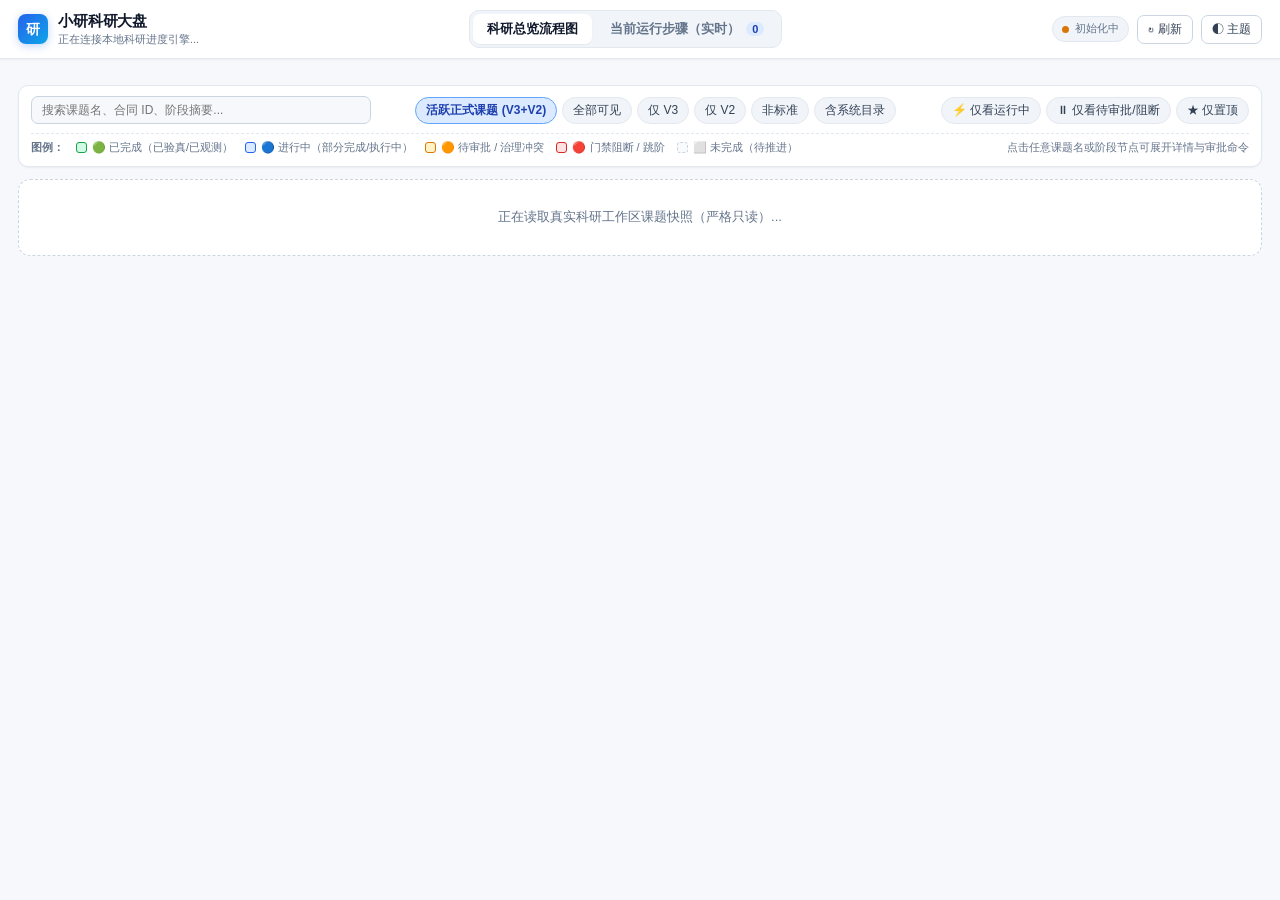
<file: plugin/plugins/xiaoyan-research-progress/dashboard.html>
<!doctype html>
<html lang="zh-CN">
<head>
<meta charset="utf-8" />
<meta name="viewport" content="width=device-width,initial-scale=1" />
<title>小研科研大盘 · 科研总览流程图</title>
<style>
  :root {
    --bg: #f6f8fb;
    --surface: #ffffff;
    --surface-2: #f1f5f9;
    --border: #e2e8f0;
    --border-strong: #cbd5e1;
    --text: #0f172a;
    --text-2: #334155;
    --muted: #64748b;

    --done-bg: #ecfdf5;
    --done-bg-strong: #d1fae5;
    --done-border: #34d399;
    --done-text: #065f46;
    --done-accent: #16a34a;

    --active-bg: #eff6ff;
    --active-bg-strong: #dbeafe;
    --active-border: #60a5fa;
    --active-text: #1e40af;
    --active-accent: #2563eb;

    --warn-bg: #fffbeb;
    --warn-bg-strong: #fef3c7;
    --warn-border: #fbbf24;
    --warn-text: #92400e;
    --warn-accent: #d97706;

    --err-bg: #fef2f2;
    --err-bg-strong: #fee2e2;
    --err-border: #f87171;
    --err-text: #991b1b;
    --err-accent: #dc2626;

    --todo-bg: #f8fafc;
    --todo-border: #cbd5e1;
    --todo-text: #475569;
    --todo-muted: #94a3b8;

    --shadow-sm: 0 1px 2px rgba(15, 23, 42, 0.05);
    --shadow-md: 0 6px 20px rgba(15, 23, 42, 0.08);
    --shadow-lg: 0 18px 40px rgba(15, 23, 42, 0.18);
  }

  @media (prefers-color-scheme: dark) {
    :root:not([data-theme="light"]) {
      --bg: #0b1220;
      --surface: #111a2e;
      --surface-2: #17233b;
      --border: #24324d;
      --border-strong: #334669;
      --text: #f1f5f9;
      --text-2: #cbd5e1;
      --muted: #94a3b8;

      --done-bg: rgba(22, 163, 74, 0.13);
      --done-bg-strong: rgba(22, 163, 74, 0.24);
      --done-border: rgba(52, 211, 153, 0.55);
      --done-text: #86efac;
      --done-accent: #22c55e;

      --active-bg: rgba(37, 99, 235, 0.16);
      --active-bg-strong: rgba(37, 99, 235, 0.28);
      --active-border: rgba(96, 165, 250, 0.65);
      --active-text: #93c5fd;
      --active-accent: #3b82f6;

      --warn-bg: rgba(217, 119, 6, 0.15);
      --warn-bg-strong: rgba(217, 119, 6, 0.28);
      --warn-border: rgba(251, 191, 36, 0.58);
      --warn-text: #fcd34d;
      --warn-accent: #f59e0b;

      --err-bg: rgba(220, 38, 38, 0.15);
      --err-bg-strong: rgba(220, 38, 38, 0.28);
      --err-border: rgba(248, 113, 113, 0.62);
      --err-text: #fca5a5;
      --err-accent: #ef4444;

      --todo-bg: rgba(148, 163, 184, 0.06);
      --todo-border: #334155;
      --todo-text: #cbd5e1;
      --todo-muted: #64748b;

      --shadow-sm: 0 1px 2px rgba(0, 0, 0, 0.25);
      --shadow-md: 0 8px 24px rgba(0, 0, 0, 0.35);
      --shadow-lg: 0 20px 50px rgba(0, 0, 0, 0.55);
    }
  }

  :root[data-theme="dark"] {
    --bg: #0b1220;
    --surface: #111a2e;
    --surface-2: #17233b;
    --border: #24324d;
    --border-strong: #334669;
    --text: #f1f5f9;
    --text-2: #cbd5e1;
    --muted: #94a3b8;
    --done-bg: rgba(22, 163, 74, 0.13);
    --done-bg-strong: rgba(22, 163, 74, 0.24);
    --done-border: rgba(52, 211, 153, 0.55);
    --done-text: #86efac;
    --done-accent: #22c55e;
    --active-bg: rgba(37, 99, 235, 0.16);
    --active-bg-strong: rgba(37, 99, 235, 0.28);
    --active-border: rgba(96, 165, 250, 0.65);
    --active-text: #93c5fd;
    --active-accent: #3b82f6;
    --warn-bg: rgba(217, 119, 6, 0.15);
    --warn-bg-strong: rgba(217, 119, 6, 0.28);
    --warn-border: rgba(251, 191, 36, 0.58);
    --warn-text: #fcd34d;
    --warn-accent: #f59e0b;
    --err-bg: rgba(220, 38, 38, 0.15);
    --err-bg-strong: rgba(220, 38, 38, 0.28);
    --err-border: rgba(248, 113, 113, 0.62);
    --err-text: #fca5a5;
    --err-accent: #ef4444;
    --todo-bg: rgba(148, 163, 184, 0.06);
    --todo-border: #334155;
    --todo-text: #cbd5e1;
    --todo-muted: #64748b;
    --shadow-sm: 0 1px 2px rgba(0, 0, 0, 0.25);
    --shadow-md: 0 8px 24px rgba(0, 0, 0, 0.35);
    --shadow-lg: 0 20px 50px rgba(0, 0, 0, 0.55);
  }

  * { box-sizing: border-box; }
  html, body {
    margin: 0;
    padding: 0;
    background: var(--bg);
    color: var(--text);
    font-family: -apple-system, BlinkMacSystemFont, "PingFang SC", "SF Pro Text", "Hiragino Sans GB", "Microsoft YaHei", sans-serif;
    font-size: 13px;
    line-height: 1.45;
    -webkit-font-smoothing: antialiased;
  }

  @keyframes spin { from { transform: rotate(0deg); } to { transform: rotate(360deg); } }
  @keyframes pulse {
    0%, 100% { opacity: 1; transform: scale(1); }
    50% { opacity: 0.45; transform: scale(0.92); }
  }
  .spin { display: inline-block; animation: spin 1.2s linear infinite; }
  .pulse-dot {
    width: 8px; height: 8px; border-radius: 50%; display: inline-block;
    background: var(--active-accent);
    box-shadow: 0 0 0 3px rgba(37, 99, 235, 0.22);
    animation: pulse 1.6s ease-in-out infinite;
    flex-shrink: 0;
  }

  /* Topbar */
  .topbar {
    position: sticky;
    top: 0;
    z-index: 30;
    background: var(--surface);
    border-bottom: 1px solid var(--border);
    padding: 10px 18px;
    display: flex;
    align-items: center;
    justify-content: space-between;
    gap: 12px;
    flex-wrap: wrap;
    box-shadow: var(--shadow-sm);
  }
  .brand { display: flex; align-items: center; gap: 10px; }
  .brand-mark {
    width: 30px; height: 30px; border-radius: 8px;
    background: linear-gradient(135deg, #2563eb, #0ea5e9);
    color: #fff; font-weight: 800; font-size: 14px;
    display: flex; align-items: center; justify-content: center;
    box-shadow: 0 2px 8px rgba(37, 99, 235, 0.28);
  }
  .brand-title { font-weight: 700; font-size: 15px; letter-spacing: -0.01em; }
  .brand-sub { font-size: 11px; color: var(--muted); }

  .main-tabs {
    display: flex;
    background: var(--surface-2);
    padding: 3px;
    border-radius: 10px;
    border: 1px solid var(--border);
    gap: 4px;
  }
  .main-tab {
    border: none;
    background: transparent;
    color: var(--muted);
    padding: 6px 14px;
    border-radius: 7px;
    font-size: 13px;
    font-weight: 600;
    cursor: pointer;
    display: inline-flex;
    align-items: center;
    gap: 6px;
    transition: all 0.15s ease;
  }
  .main-tab.active {
    background: var(--surface);
    color: var(--text);
    box-shadow: var(--shadow-sm);
  }
  .tab-count {
    font-size: 11px;
    padding: 1px 6px;
    border-radius: 999px;
    background: var(--active-bg-strong);
    color: var(--active-text);
    font-weight: 700;
  }

  .top-actions { display: flex; align-items: center; gap: 8px; flex-wrap: wrap; }
  .sync-pill {
    display: inline-flex; align-items: center; gap: 6px;
    font-size: 11px; color: var(--muted);
    background: var(--surface-2); border: 1px solid var(--border);
    padding: 4px 9px; border-radius: 999px;
  }
  .sync-dot { width: 7px; height: 7px; border-radius: 50%; background: var(--done-accent); }
  .sync-dot.err { background: var(--err-accent); }
  .sync-dot.wait { background: var(--warn-accent); }

  .btn {
    border: 1px solid var(--border-strong);
    background: var(--surface);
    color: var(--text-2);
    padding: 5px 10px;
    border-radius: 7px;
    font-size: 12px;
    font-weight: 500;
    cursor: pointer;
    display: inline-flex;
    align-items: center;
    gap: 5px;
    transition: background 0.12s, border-color 0.12s;
  }
  .btn:hover { background: var(--surface-2); border-color: var(--active-border); }
  .btn.primary { background: var(--active-accent); color: #fff; border-color: var(--active-accent); }
  .btn.primary:hover { filter: brightness(1.06); }
  .btn.sm { padding: 3px 8px; font-size: 11px; }

  /* Container */
  .container { max-width: 1460px; margin: 0 auto; padding: 14px 18px 36px; }

  /* KPI Strip */
  .kpi-grid {
    display: grid;
    grid-template-columns: repeat(auto-fit, minmax(165px, 1fr));
    gap: 10px;
    margin-bottom: 12px;
  }
  .kpi {
    background: var(--surface);
    border: 1px solid var(--border);
    border-radius: 10px;
    padding: 10px 12px;
    box-shadow: var(--shadow-sm);
  }
  .kpi-label { font-size: 11px; color: var(--muted); margin-bottom: 3px; }
  .kpi-val { font-size: 20px; font-weight: 800; letter-spacing: -0.02em; display: flex; align-items: baseline; gap: 6px; }
  .kpi-sub { font-size: 11px; color: var(--muted); font-weight: 500; }
  .kpi.done .kpi-val { color: var(--done-accent); }
  .kpi.active .kpi-val { color: var(--active-accent); }
  .kpi.warn .kpi-val { color: var(--warn-accent); }
  .kpi.err .kpi-val { color: var(--err-accent); }

  /* Filter & Legend Bar */
  .toolbar {
    background: var(--surface);
    border: 1px solid var(--border);
    border-radius: 10px;
    padding: 10px 12px;
    margin-bottom: 12px;
    display: flex;
    flex-direction: column;
    gap: 9px;
    box-shadow: var(--shadow-sm);
  }
  .toolbar-row {
    display: flex;
    align-items: center;
    justify-content: space-between;
    gap: 8px;
    flex-wrap: wrap;
  }
  .search-input {
    min-width: 220px;
    flex: 1 1 240px;
    max-width: 340px;
    padding: 6px 10px;
    border-radius: 7px;
    border: 1px solid var(--border-strong);
    background: var(--bg);
    color: var(--text);
    font-size: 12px;
    outline: none;
  }
  .search-input:focus { border-color: var(--active-accent); }
  .chip-group { display: flex; align-items: center; gap: 5px; flex-wrap: wrap; }
  .chip {
    border: 1px solid var(--border);
    background: var(--surface-2);
    color: var(--text-2);
    padding: 4px 10px;
    border-radius: 999px;
    font-size: 12px;
    font-weight: 500;
    cursor: pointer;
  }
  .chip.active {
    background: var(--active-bg-strong);
    border-color: var(--active-border);
    color: var(--active-text);
    font-weight: 700;
  }
  .chip.toggle.active {
    background: var(--warn-bg-strong);
    border-color: var(--warn-border);
    color: var(--warn-text);
  }

  .legend {
    display: flex;
    align-items: center;
    gap: 12px;
    flex-wrap: wrap;
    font-size: 11px;
    color: var(--muted);
    padding-top: 6px;
    border-top: 1px dashed var(--border);
  }
  .legend-item { display: inline-flex; align-items: center; gap: 5px; }
  .legend-swatch {
    width: 11px; height: 11px; border-radius: 3px; border: 1.5px solid transparent; display: inline-block;
  }
  .legend-swatch.done { background: var(--done-bg-strong); border-color: var(--done-accent); }
  .legend-swatch.active { background: var(--active-bg-strong); border-color: var(--active-accent); }
  .legend-swatch.warn { background: var(--warn-bg-strong); border-color: var(--warn-accent); }
  .legend-swatch.err { background: var(--err-bg-strong); border-color: var(--err-accent); }
  .legend-swatch.todo { background: var(--todo-bg); border: 1.5px dashed var(--todo-border); }

  /* Project Flowchart Cards */
  .cards-list { display: flex; flex-direction: column; gap: 14px; }
  .proj-card {
    background: var(--surface);
    border: 1px solid var(--border);
    border-radius: 12px;
    padding: 14px 16px;
    box-shadow: var(--shadow-sm);
    transition: border-color 0.15s, box-shadow 0.15s;
  }
  .proj-card:hover { border-color: var(--border-strong); box-shadow: var(--shadow-md); }
  .proj-card.is-live { border-left: 4px solid var(--active-accent); }
  .proj-card.has-block { border-left: 4px solid var(--err-accent); }

  .proj-head {
    display: flex;
    align-items: center;
    justify-content: space-between;
    gap: 10px;
    flex-wrap: wrap;
    margin-bottom: 12px;
  }
  .proj-title-wrap { display: flex; align-items: center; gap: 8px; flex-wrap: wrap; min-width: 0; }
  .star-btn {
    border: none; background: transparent; cursor: pointer;
    font-size: 16px; line-height: 1; padding: 2px;
    color: var(--muted);
  }
  .star-btn.pinned { color: #eab308; }
  .proj-name {
    font-size: 16px;
    font-weight: 800;
    color: var(--text);
    cursor: pointer;
    letter-spacing: -0.01em;
  }
  .proj-name:hover { color: var(--active-accent); text-decoration: underline; }
  .tag {
    font-size: 11px;
    font-weight: 600;
    padding: 2px 7px;
    border-radius: 6px;
    border: 1px solid var(--border);
    background: var(--surface-2);
    color: var(--text-2);
    white-space: nowrap;
  }
  .tag.v3 { background: var(--active-bg); border-color: var(--active-border); color: var(--active-text); }
  .tag.v2 { background: #f3e8ff; border-color: #c084fc; color: #6b21a8; }
  @media (prefers-color-scheme: dark) {
    :root:not([data-theme="light"]) .tag.v2 { background: rgba(168,85,247,0.18); border-color: rgba(192,132,252,0.5); color: #d8b4fe; }
  }
  :root[data-theme="dark"] .tag.v2 { background: rgba(168,85,247,0.18); border-color: rgba(192,132,252,0.5); color: #d8b4fe; }
  .tag.warn { background: var(--warn-bg); border-color: var(--warn-border); color: var(--warn-text); }
  .tag.err { background: var(--err-bg); border-color: var(--err-border); color: var(--err-text); }
  .tag.live {
    background: var(--active-bg-strong);
    border-color: var(--active-accent);
    color: var(--active-text);
    display: inline-flex;
    align-items: center;
    gap: 5px;
    cursor: pointer;
  }

  .proj-meta-right { display: flex; align-items: center; gap: 10px; flex-wrap: wrap; }
  .prog-summary { display: flex; align-items: center; gap: 7px; font-size: 12px; font-weight: 600; color: var(--text-2); }
  .mini-bar { width: 76px; height: 7px; border-radius: 999px; background: var(--surface-2); overflow: hidden; border: 1px solid var(--border); }
  .mini-bar-fill { height: 100%; background: linear-gradient(90deg, var(--done-accent), #34d399); border-radius: 999px; }

  /* Horizontal Arrow Flowchart (S0 -> S7) */
  .flow-scroll {
    overflow-x: auto;
    padding-bottom: 6px;
    margin-bottom: 10px;
  }
  .flow-row {
    display: flex;
    align-items: stretch;
    min-width: 980px;
    gap: 0;
  }
  .flow-node {
    flex: 1 1 0;
    min-width: 112px;
    border-radius: 10px;
    padding: 8px 9px;
    border: 1.5px solid var(--todo-border);
    background: var(--todo-bg);
    cursor: pointer;
    display: flex;
    flex-direction: column;
    justify-content: space-between;
    gap: 4px;
    transition: transform 0.12s, box-shadow 0.12s;
  }
  .flow-node:hover { transform: translateY(-2px); box-shadow: var(--shadow-sm); }

  .flow-node.st-done {
    background: var(--done-bg);
    border-color: var(--done-border);
  }
  .flow-node.st-active {
    background: var(--active-bg);
    border-color: var(--active-accent);
    box-shadow: 0 0 0 2px rgba(37, 99, 235, 0.14);
  }
  .flow-node.st-warn {
    background: var(--warn-bg);
    border-color: var(--warn-border);
  }
  .flow-node.st-err {
    background: var(--err-bg);
    border-color: var(--err-border);
  }
  .flow-node.st-todo {
    background: var(--todo-bg);
    border: 1.5px dashed var(--todo-border);
    opacity: 0.88;
  }

  .node-top { display: flex; align-items: center; justify-content: space-between; gap: 4px; }
  .node-code { font-size: 11px; font-weight: 800; color: var(--muted); }
  .flow-node.st-done .node-code { color: var(--done-text); }
  .flow-node.st-active .node-code { color: var(--active-text); }
  .flow-node.st-warn .node-code { color: var(--warn-text); }
  .flow-node.st-err .node-code { color: var(--err-text); }

  .node-badge {
    font-size: 10px;
    font-weight: 700;
    padding: 1px 5px;
    border-radius: 999px;
    white-space: nowrap;
  }
  .st-done .node-badge { background: var(--done-bg-strong); color: var(--done-text); }
  .st-active .node-badge { background: var(--active-bg-strong); color: var(--active-text); }
  .st-warn .node-badge { background: var(--warn-bg-strong); color: var(--warn-text); }
  .st-err .node-badge { background: var(--err-bg-strong); color: var(--err-text); }
  .st-todo .node-badge { background: var(--surface-2); color: var(--muted); }

  .node-name { font-size: 12px; font-weight: 700; color: var(--text); line-height: 1.25; }
  .st-todo .node-name { color: var(--todo-text); }
  .node-sub {
    font-size: 11px;
    color: var(--muted);
    line-height: 1.3;
    display: -webkit-box;
    -webkit-line-clamp: 2;
    -webkit-box-orient: vertical;
    overflow: hidden;
  }
  .st-done .node-sub { color: var(--done-text); opacity: 0.88; }
  .st-active .node-sub { color: var(--active-text); }
  .st-warn .node-sub { color: var(--warn-text); }
  .st-err .node-sub { color: var(--err-text); }

  .flow-arrow {
    width: 22px;
    flex-shrink: 0;
    display: flex;
    align-items: center;
    justify-content: center;
  }
  .flow-arrow svg { width: 20px; height: 18px; }

  /* Exploratory Parallel Branch */
  .explore-branch {
    display: flex;
    align-items: center;
    gap: 8px;
    margin-bottom: 10px;
    padding: 6px 10px;
    border-radius: 8px;
    border: 1.5px dashed var(--warn-border);
    background: var(--warn-bg);
    color: var(--warn-text);
    font-size: 12px;
    flex-wrap: wrap;
  }

  /* 3 Color-Coded Status Breakdown Sections inside each card */
  .breakdown-grid {
    display: grid;
    grid-template-columns: repeat(3, minmax(0, 1fr));
    gap: 10px;
  }
  @media (max-width: 860px) {
    .breakdown-grid { grid-template-columns: 1fr; }
  }
  .bk-panel {
    border-radius: 9px;
    padding: 9px 11px;
    border: 1px solid var(--border);
  }
  .bk-panel.bk-done {
    background: var(--done-bg);
    border-color: var(--done-border);
  }
  .bk-panel.bk-active {
    background: var(--active-bg);
    border-color: var(--active-border);
  }
  .bk-panel.bk-active.bk-has-issue {
    background: var(--warn-bg);
    border-color: var(--warn-border);
  }
  .bk-panel.bk-todo {
    background: var(--todo-bg);
    border: 1px dashed var(--todo-border);
  }
  .bk-title {
    font-size: 12px;
    font-weight: 800;
    margin-bottom: 6px;
    display: flex;
    align-items: center;
    justify-content: space-between;
  }
  .bk-done .bk-title { color: var(--done-text); }
  .bk-active .bk-title { color: var(--active-text); }
  .bk-active.bk-has-issue .bk-title { color: var(--warn-text); }
  .bk-todo .bk-title { color: var(--todo-text); }

  .bk-items { display: flex; flex-direction: column; gap: 4px; }
  .bk-item {
    font-size: 11.5px;
    line-height: 1.35;
    display: flex;
    align-items: flex-start;
    gap: 5px;
  }
  .bk-item strong { font-weight: 700; white-space: nowrap; }
  .bk-empty { font-size: 11.5px; color: var(--muted); font-style: italic; }

  /* Tab 2: Live Running Steps (Vertical Arrow Flowchart) */
  .live-layout {
    display: grid;
    grid-template-columns: 300px minmax(0, 1fr);
    gap: 14px;
    align-items: start;
  }
  @media (max-width: 820px) {
    .live-layout { grid-template-columns: 1fr; }
  }
  .sess-rail {
    background: var(--surface);
    border: 1px solid var(--border);
    border-radius: 12px;
    padding: 10px;
    display: flex;
    flex-direction: column;
    gap: 7px;
    max-height: 76vh;
    overflow-y: auto;
  }
  .sess-card {
    border: 1px solid var(--border);
    background: var(--bg);
    border-radius: 9px;
    padding: 9px 10px;
    cursor: pointer;
    transition: border-color 0.12s, background 0.12s;
  }
  .sess-card:hover { border-color: var(--active-border); }
  .sess-card.selected {
    background: var(--active-bg);
    border-color: var(--active-accent);
  }
  .sess-head { display: flex; align-items: center; justify-content: space-between; gap: 6px; margin-bottom: 3px; }
  .sess-title { font-weight: 700; font-size: 12.5px; color: var(--text); overflow: hidden; text-overflow: ellipsis; white-space: nowrap; }
  .sess-step { font-size: 11px; color: var(--muted); overflow: hidden; text-overflow: ellipsis; white-space: nowrap; }

  .live-main {
    background: var(--surface);
    border: 1px solid var(--border);
    border-radius: 12px;
    padding: 14px 16px;
    box-shadow: var(--shadow-sm);
  }

  /* Context Watermark Bar */
  .ctx-box {
    background: var(--surface-2);
    border: 1px solid var(--border);
    border-radius: 10px;
    padding: 10px 12px;
    margin: 10px 0 12px;
  }
  .ctx-top { display: flex; justify-content: space-between; align-items: center; gap: 8px; flex-wrap: wrap; margin-bottom: 6px; font-size: 12px; }
  .ctx-track {
    position: relative;
    height: 10px;
    border-radius: 999px;
    background: var(--border);
    overflow: visible;
    margin: 6px 0 4px;
  }
  .ctx-fill {
    height: 100%;
    border-radius: 999px;
    background: var(--done-accent);
    transition: width 0.25s ease;
  }
  .ctx-fill.warn { background: var(--warn-accent); }
  .ctx-fill.critical { background: var(--err-accent); }
  .ctx-mark {
    position: absolute;
    top: -3px;
    width: 2px;
    height: 16px;
    background: var(--warn-accent);
  }
  .ctx-mark.crit { background: var(--err-accent); }

  .alert-banner {
    border-radius: 9px;
    padding: 9px 12px;
    margin-bottom: 12px;
    font-size: 12px;
    font-weight: 600;
    border: 1px solid var(--err-border);
    background: var(--err-bg);
    color: var(--err-text);
  }
  .alert-banner.warn {
    border-color: var(--warn-border);
    background: var(--warn-bg);
    color: var(--warn-text);
  }

  /* Vertical Arrow Step Flowchart */
  .vflow { display: flex; flex-direction: column; align-items: stretch; }
  .vstep {
    border-radius: 9px;
    padding: 9px 12px;
    border: 1.5px solid var(--todo-border);
    background: var(--todo-bg);
  }
  .vstep.st-done { background: var(--done-bg); border-color: var(--done-border); }
  .vstep.st-active { background: var(--active-bg); border-color: var(--active-accent); box-shadow: 0 0 0 2px rgba(37,99,235,0.14); }
  .vstep.st-warn { background: var(--warn-bg); border-color: var(--warn-border); }
  .vstep.st-err { background: var(--err-bg); border-color: var(--err-border); }
  .vstep-head { display: flex; align-items: center; justify-content: space-between; gap: 8px; flex-wrap: wrap; }
  .vstep-title { font-weight: 700; font-size: 13px; display: flex; align-items: center; gap: 6px; }
  .vstep-meta { font-size: 11px; color: var(--muted); display: flex; align-items: center; gap: 6px; }
  .vstep-detail { font-size: 11.5px; color: var(--text-2); margin-top: 3px; word-break: break-all; }
  .vstep-children { margin-top: 6px; padding-left: 14px; border-left: 2px solid var(--border-strong); display: flex; flex-direction: column; gap: 3px; font-size: 11px; color: var(--muted); }
  .varrow {
    height: 20px;
    display: flex;
    align-items: center;
    padding-left: 22px;
  }

  /* Subagents Grid */
  .sub-grid { display: grid; grid-template-columns: repeat(auto-fit, minmax(230px, 1fr)); gap: 8px; margin-top: 8px; }
  .sub-card {
    border: 1px solid var(--border);
    background: var(--bg);
    border-radius: 8px;
    padding: 8px 10px;
    font-size: 11.5px;
  }

  /* Slide-over Detail Drawer */
  .drawer-backdrop {
    position: fixed;
    inset: 0;
    background: rgba(15, 23, 42, 0.45);
    z-index: 60;
    display: none;
    justify-content: flex-end;
  }
  .drawer-backdrop.open { display: flex; }
  .drawer {
    width: min(620px, 94vw);
    height: 100%;
    background: var(--surface);
    border-left: 1px solid var(--border);
    box-shadow: var(--shadow-lg);
    display: flex;
    flex-direction: column;
    overflow: hidden;
  }
  .drawer-head {
    padding: 14px 16px;
    border-bottom: 1px solid var(--border);
    display: flex;
    align-items: flex-start;
    justify-content: space-between;
    gap: 10px;
  }
  .drawer-body {
    flex: 1;
    overflow-y: auto;
    padding: 14px 16px 28px;
    display: flex;
    flex-direction: column;
    gap: 14px;
  }
  .d-section {
    border: 1px solid var(--border);
    border-radius: 10px;
    padding: 11px 13px;
    background: var(--bg);
  }
  .d-section h4 { margin: 0 0 8px 0; font-size: 13px; font-weight: 800; }
  .code-line {
    font-family: ui-monospace, SFMono-Regular, Menlo, Monaco, Consolas, monospace;
    font-size: 11px;
    background: var(--surface-2);
    border: 1px solid var(--border);
    padding: 5px 8px;
    border-radius: 6px;
    word-break: break-all;
  }

  /* Toast */
  .toast {
    position: fixed;
    bottom: 16px;
    right: 18px;
    z-index: 90;
    background: #0f172a;
    color: #f8fafc;
    padding: 8px 13px;
    border-radius: 8px;
    font-size: 12px;
    box-shadow: var(--shadow-lg);
    opacity: 0;
    pointer-events: none;
    transition: opacity 0.2s;
  }
  .toast.show { opacity: 1; }

  .empty-state {
    background: var(--surface);
    border: 1px dashed var(--border-strong);
    border-radius: 12px;
    padding: 28px 18px;
    text-align: center;
    color: var(--muted);
  }
</style>
</head>
<body>
  <header class="topbar">
    <div class="brand">
      <div class="brand-mark">研</div>
      <div>
        <div class="brand-title">小研科研大盘</div>
        <div class="brand-sub" id="brandSub">正在连接本地科研进度引擎...</div>
      </div>
    </div>

    <nav class="main-tabs">
      <button class="main-tab active" id="tabBtnMacro" onclick="switchTab('macro')">
        科研总览流程图
      </button>
      <button class="main-tab" id="tabBtnLive" onclick="switchTab('live')">
        当前运行步骤（实时）
        <span class="tab-count" id="liveCountBadge">0</span>
      </button>
    </nav>

    <div class="top-actions">
      <span class="sync-pill" id="syncPill">
        <span class="sync-dot wait" id="syncDot"></span>
        <span id="syncText">初始化中</span>
      </span>
      <button class="btn" onclick="refreshNow(true)">↻ 刷新</button>
      <button class="btn" id="themeBtn" onclick="cycleTheme()">◐ 主题</button>
    </div>
  </header>

  <main class="container">
    <!-- TAB 1: MACRO FLOWCHART -->
    <section id="panelMacro">
      <div class="kpi-grid" id="kpiGrid"></div>

      <div class="toolbar">
        <div class="toolbar-row">
          <input class="search-input" id="searchInput" type="search" placeholder="搜索课题名、合同 ID、阶段摘要..." oninput="renderMacro()" />
          <div class="chip-group" id="catChips">
            <button class="chip active" data-cat="formal" onclick="setCat('formal')">活跃正式课题 (V3+V2)</button>
            <button class="chip" data-cat="visible" onclick="setCat('visible')">全部可见</button>
            <button class="chip" data-cat="v3_formal" onclick="setCat('v3_formal')">仅 V3</button>
            <button class="chip" data-cat="v2_formal" onclick="setCat('v2_formal')">仅 V2</button>
            <button class="chip" data-cat="custom" onclick="setCat('custom')">非标准</button>
            <button class="chip" data-cat="all" onclick="setCat('all')">含系统目录</button>
          </div>
          <div class="chip-group">
            <button class="chip toggle" id="fltLive" onclick="toggleQuick('live')">⚡ 仅看运行中</button>
            <button class="chip toggle" id="fltApprove" onclick="toggleQuick('approve')">⏸ 仅看待审批/阻断</button>
            <button class="chip toggle" id="fltPinned" onclick="toggleQuick('pinned')">★ 仅置顶</button>
          </div>
        </div>
        <div class="legend">
          <strong>图例：</strong>
          <span class="legend-item"><span class="legend-swatch done"></span>🟢 已完成（已验真/已观测）</span>
          <span class="legend-item"><span class="legend-swatch active"></span>🔵 进行中（部分完成/执行中）</span>
          <span class="legend-item"><span class="legend-swatch warn"></span>🟠 待审批 / 治理冲突</span>
          <span class="legend-item"><span class="legend-swatch err"></span>🔴 门禁阻断 / 跳阶</span>
          <span class="legend-item"><span class="legend-swatch todo"></span>⬜ 未完成（待推进）</span>
          <span class="legend-item" style="margin-left:auto;">点击任意课题名或阶段节点可展开详情与审批命令</span>
        </div>
      </div>

      <div class="cards-list" id="cardsList">
        <div class="empty-state">正在读取真实科研工作区课题快照（严格只读）...</div>
      </div>
    </section>

    <!-- TAB 2: LIVE RUNNING STEPS -->
    <section id="panelLive" style="display:none;">
      <div class="live-layout">
        <aside class="sess-rail" id="sessRail">
          <div class="empty-state">等待实时会话数据...</div>
        </aside>
        <div class="live-main" id="liveMain">
          <div class="empty-state">当前无活跃会话 — 等待 Codex / ChatGPT Work 启动</div>
        </div>
      </div>
    </section>
  </main>

  <!-- Slide-over Project Detail Drawer -->
  <div class="drawer-backdrop" id="drawerBackdrop" onclick="if(event.target===this) closeDrawer()">
    <div class="drawer">
      <div class="drawer-head">
        <div>
          <div id="drawerTitle" style="font-size:16px;font-weight:800;">课题详情</div>
          <div id="drawerSub" style="font-size:11.5px;color:var(--muted);margin-top:2px;"></div>
        </div>
        <button class="btn" onclick="closeDrawer()">✕ 关闭</button>
      </div>
      <div class="drawer-body" id="drawerBody"></div>
    </div>
  </div>

  <div class="toast" id="toast"></div>

<script>
(() => {
  const STAGES = [
    { code: 'S0', name: '构思与选刊' },
    { code: 'S1', name: '数据与预检' },
    { code: 'S2', name: '合同冻结与审批' },
    { code: 'S3', name: '受控统计与发布' },
    { code: 'S4', name: '图表与质检' },
    { code: 'S5', name: '稿件与去AI味' },
    { code: 'S6', name: '审计/审稿/引文' },
    { code: 'S7', name: '发布门与投稿包' },
  ];

  const CAT_LABELS = {
    v3_formal: 'V3 正式',
    v2_formal: 'V2 正式',
    custom: '非标准',
    system: '系统目录',
  };

  let state = {
    tab: 'macro',
    cat: 'formal',
    quick: { live: false, approve: false, pinned: false },
    data: null,
    selectedSessionId: null,
    drawerProjectId: null,
    themeMode: 'auto',
    pollTimer: null,
    pollInFlight: false,
    tick: 0,
    lastSyncOk: false,
    lastError: null,
  };

  let nextRpcId = 1;
  const pendingRpc = new Map();

  function esc(v) {
    return String(v ?? '').replace(/[&<>"']/g, c => ({
      '&': '&amp;', '<': '&lt;', '>': '&gt;', '"': '&quot;', "'": '&#39;'
    }[c]));
  }

  function toast(msg) {
    const el = document.getElementById('toast');
    el.textContent = msg;
    el.classList.add('show');
    clearTimeout(toast._t);
    toast._t = setTimeout(() => el.classList.remove('show'), 2200);
  }

  async function copyText(text) {
    try {
      if (navigator.clipboard && navigator.clipboard.writeText) {
        await navigator.clipboard.writeText(text);
        toast('已复制到剪贴板');
        return;
      }
    } catch (_) {}
    try {
      const ta = document.createElement('textarea');
      ta.value = text;
      ta.style.position = 'fixed';
      ta.style.opacity = '0';
      document.body.appendChild(ta);
      ta.select();
      document.execCommand('copy');
      ta.remove();
      toast('已复制到剪贴板');
    } catch (_) {
      toast('复制失败，请手动选中文本复制');
    }
  }
  window.copyText = copyText;

  function fmtTokens(n) {
    const num = Number(n || 0);
    if (num >= 1000) return (num / 1000).toFixed(1) + 'k';
    return String(num);
  }

  function fmtMs(ms) {
    if (ms === null || ms === undefined) return '';
    if (ms < 1000) return `${ms}ms`;
    const s = ms / 1000;
    if (s < 60) return `${s.toFixed(1)}s`;
    return `${Math.floor(s / 60)}m${Math.round(s % 60)}s`;
  }

  function fmtTimeShort(iso) {
    if (!iso) return '-';
    try {
      const d = new Date(iso);
      if (Number.isNaN(d.getTime())) return String(iso).slice(0, 16);
      const pad = x => String(x).padStart(2, '0');
      return `${pad(d.getMonth() + 1)}-${pad(d.getDate())} ${pad(d.getHours())}:${pad(d.getMinutes())}`;
    } catch (_) { return '-'; }
  }

  function applyTheme(mode) {
    state.themeMode = mode;
    const root = document.documentElement;
    if (mode === 'light') root.setAttribute('data-theme', 'light');
    else if (mode === 'dark') root.setAttribute('data-theme', 'dark');
    else root.removeAttribute('data-theme');
    const labels = { auto: '◐ 自动主题', light: '☀ 浅色', dark: '☾ 深色' };
    document.getElementById('themeBtn').textContent = labels[mode] || '◐ 主题';
  }

  window.cycleTheme = function() {
    const order = ['auto', 'light', 'dark'];
    applyTheme(order[(order.indexOf(state.themeMode) + 1) % order.length]);
  };

  function classifyStage(stObj, isSkip) {
    const raw = (stObj && (stObj.state || stObj.status)) || 'not_started';
    if (raw === 'done') return { cls: 'st-done', group: 'done', label: '✓ 已完成', arrowColor: 'var(--done-accent)', dashed: false };
    if (raw === 'blocked' || raw === 'failed' || isSkip) return { cls: 'st-err', group: 'active', issue: true, label: isSkip ? '⚠ 跳阶' : '✕ 阻断', arrowColor: 'var(--err-accent)', dashed: false };
    if (raw === 'waiting_approval') return { cls: 'st-warn', group: 'active', issue: true, label: '⏸ 待审批', arrowColor: 'var(--warn-accent)', dashed: false };
    if (raw === 'in_progress' || raw === 'partial' || raw === 'running') return { cls: 'st-active', group: 'active', issue: false, label: '⟳ 进行中', arrowColor: 'var(--active-accent)', dashed: false };
    return { cls: 'st-todo', group: 'todo', label: '○ 未完成', arrowColor: 'var(--todo-muted)', dashed: true };
  }

  function classifyStep(raw) {
    if (raw === 'done') return { cls: 'st-done', group: 'done', icon: '✓', label: '已完成', color: 'var(--done-accent)', dashed: false };
    if (raw === 'running' || raw === 'in_progress') return { cls: 'st-active', group: 'active', icon: '⟳', label: '进行中', color: 'var(--active-accent)', dashed: false };
    if (raw === 'waiting_approval') return { cls: 'st-warn', group: 'active', icon: '⏸', label: '待审批', color: 'var(--warn-accent)', dashed: false };
    if (raw === 'blocked' || raw === 'failed') return { cls: 'st-err', group: 'active', icon: '✕', label: raw === 'blocked' ? '阻断' : '失败', color: 'var(--err-accent)', dashed: false };
    return { cls: 'st-todo', group: 'todo', icon: '○', label: '未完成', color: 'var(--todo-muted)', dashed: true };
  }

  function arrowRightSvg(color, dashed) {
    return `<svg viewBox="0 0 22 18" fill="none" aria-hidden="true">
      <line x1="1" y1="9" x2="15" y2="9" stroke="${color}" stroke-width="2" ${dashed ? 'stroke-dasharray="3 2.5"' : ''} stroke-linecap="round"/>
      <path d="M12.5 4.5L18.5 9L12.5 13.5" stroke="${color}" stroke-width="2" stroke-linecap="round" stroke-linejoin="round"/>
    </svg>`;
  }

  function arrowDownSvg(color, dashed) {
    return `<svg width="16" height="20" viewBox="0 0 16 20" fill="none" aria-hidden="true">
      <line x1="8" y1="1" x2="8" y2="14" stroke="${color}" stroke-width="2" ${dashed ? 'stroke-dasharray="3 2.5"' : ''} stroke-linecap="round"/>
      <path d="M4 11.5L8 16.5L12 11.5" stroke="${color}" stroke-width="2" stroke-linecap="round" stroke-linejoin="round"/>
    </svg>`;
  }

  /* JSON-RPC over postMessage (SEP-1865 MCP Apps Bridge) */
  function rpcRequest(method, params) {
    return new Promise((resolve, reject) => {
      const id = nextRpcId++;
      const timer = setTimeout(() => {
        pendingRpc.delete(id);
        reject(new Error(`timeout(${method})`));
      }, 15000);
      pendingRpc.set(id, { resolve, reject, timer });
      window.parent.postMessage({ jsonrpc: '2.0', id, method, params }, '*');
    });
  }

  function rpcNotify(method, params) {
    window.parent.postMessage({ jsonrpc: '2.0', method, params }, '*');
  }

  function extractPayload(res) {
    if (!res) return null;
    if (res.structuredContent && typeof res.structuredContent === 'object') return res.structuredContent;
    if (Array.isArray(res.content)) {
      for (const item of res.content) {
        if (item && item.type === 'text' && item.text) {
          try { return JSON.parse(item.text); } catch (_) {}
        }
      }
    }
    return null;
  }

  function callServerTool(name, args = {}) {
    return rpcRequest('tools/call', { name, arguments: args }).then(res => {
      const payload = extractPayload(res);
      if (res && res.isError) throw new Error((payload && payload.error) || 'tool call error');
      return payload;
    });
  }

  window.switchTab = function(tab) {
    state.tab = tab;
    document.getElementById('panelMacro').style.display = tab === 'macro' ? '' : 'none';
    document.getElementById('panelLive').style.display = tab === 'live' ? '' : 'none';
    document.getElementById('tabBtnMacro').classList.toggle('active', tab === 'macro');
    document.getElementById('tabBtnLive').classList.toggle('active', tab === 'live');
    if (tab === 'live') renderLive();
    else renderMacro();
  };

  window.setCat = function(cat) {
    state.cat = cat;
    document.querySelectorAll('#catChips .chip').forEach(b => b.classList.toggle('active', b.dataset.cat === cat));
    renderMacro();
  };

  window.toggleQuick = function(key) {
    state.quick[key] = !state.quick[key];
    document.getElementById('fltLive').classList.toggle('active', state.quick.live);
    document.getElementById('fltApprove').classList.toggle('active', state.quick.approve);
    document.getElementById('fltPinned').classList.toggle('active', state.quick.pinned);
    renderMacro();
  };

  window.jumpToSession = function(sessionId) {
    state.selectedSessionId = sessionId;
    switchTab('live');
  };

  window.togglePin = async function(projectId, ev) {
    if (ev) ev.stopPropagation();
    const prefs = (state.data && state.data.prefs) || {};
    const cur = new Set(prefs.pinned_projects || []);
    if (cur.has(projectId)) cur.delete(projectId);
    else cur.add(projectId);
    try {
      await callServerTool('update_progress_prefs', { pinned_projects: Array.from(cur) });
      toast(cur.has(projectId) ? '已置顶课题' : '已取消置顶');
      await refreshNow(true);
    } catch (e) {
      toast('保存置顶失败: ' + e.message);
    }
  };

  window.setPrimaryContract = async function(projectId, contractId) {
    try {
      await callServerTool('update_progress_prefs', {
        primary_contract_overrides: { [projectId]: contractId }
      });
      toast(`已设为当前主线合同: ${contractId}`);
      await refreshNow(true);
      if (state.drawerProjectId === projectId) openDrawer(projectId);
    } catch (e) {
      toast('设置主线合同失败: ' + e.message);
    }
  };

  window.setSessionAttribution = async function(sessionId, projectId) {
    try {
      await callServerTool('update_progress_prefs', {
        session_project_overrides: { [sessionId]: projectId }
      });
      toast(projectId ? '已更新会话归属课题' : '已清除手动归属');
      await refreshNow(false);
    } catch (e) {
      toast('更新会话归属失败: ' + e.message);
    }
  };

  function getActiveSessionsByProject() {
    const map = new Map();
    const sessions = (state.data && state.data.micro && state.data.micro.sessions) || [];
    for (const s of sessions) {
      if (!s.project_id) continue;
      if (s.status === 'running' || s.status === 'blocked' || s.status === 'stalled') {
        if (!map.has(s.project_id)) map.set(s.project_id, []);
        map.get(s.project_id).push(s);
      }
    }
    return map;
  }

  function renderTopMeta() {
    const macro = state.data && state.data.macro;
    const micro = state.data && state.data.micro;
    const sum = (macro && macro.summary) || {};
    const activeCount = (micro && micro.active_count) || 0;
    document.getElementById('liveCountBadge').textContent = String(activeCount);
    document.getElementById('brandSub').textContent =
      `只读监控 · 发现 ${sum.total_projects || 0} 个目录（${sum.visible_projects || 0} 个可见课题）· 实时刷新 #${state.tick}`;

    const dot = document.getElementById('syncDot');
    const txt = document.getElementById('syncText');
    if (state.lastError) {
      dot.className = 'sync-dot err';
      txt.textContent = '同步异常';
    } else if (state.lastSyncOk) {
      dot.className = 'sync-dot';
      txt.textContent = `已同步 ${fmtTimeShort(state.data && state.data.generated_at)}`;
    } else {
      dot.className = 'sync-dot wait';
      txt.textContent = '连接中';
    }
  }

  function renderKpis() {
    const macro = (state.data && state.data.macro) || {};
    const micro = (state.data && state.data.micro) || {};
    const sum = macro.summary || {};
    const projects = macro.projects || [];
    const formalCount = projects.filter(p => p.category === 'v3_formal' || p.category === 'v2_formal').length;
    const v3Count = projects.filter(p => p.category === 'v3_formal').length;
    const v2Count = projects.filter(p => p.category === 'v2_formal').length;
    const activeSess = micro.active_count || 0;
    const pendingApp = sum.pending_approvals || 0;
    const gateFail = sum.gate_failures || 0;
    const authOk = Boolean(sum.authority_present && !sum.authority_error);

    document.getElementById('kpiGrid').innerHTML = `
      <div class="kpi">
        <div class="kpi-label">活跃正式课题 (V3 + V2)</div>
        <div class="kpi-val">${formalCount} <span class="kpi-sub">V3:${v3Count} · V2:${v2Count} · 总计${sum.visible_projects || 0}</span></div>
      </div>
      <div class="kpi ${activeSess > 0 ? 'active' : ''}" style="cursor:pointer;" onclick="switchTab('live')">
        <div class="kpi-label">正在运行会话（点击查看步骤）</div>
        <div class="kpi-val">${activeSess} <span class="kpi-sub">总追踪 ${(micro.sessions || []).length} 个会话</span></div>
      </div>
      <div class="kpi ${pendingApp > 0 ? 'warn' : 'done'}">
        <div class="kpi-label">待人工审批 / 治理冲突</div>
        <div class="kpi-val">${pendingApp} <span class="kpi-sub">待批快照 ${sum.pending_snapshots_count || 0}</span></div>
      </div>
      <div class="kpi ${gateFail > 0 ? 'err' : 'done'}">
        <div class="kpi-label">门禁阻断 / 漂移</div>
        <div class="kpi-val">${gateFail} <span class="kpi-sub">状态漂移 ${sum.drift_count || 0}</span></div>
      </div>
      <div class="kpi ${authOk ? 'done' : 'warn'}">
        <div class="kpi-label">证据链 HMAC 验真</div>
        <div class="kpi-val" style="font-size:16px;padding-top:3px;">${authOk ? '✓ 已验真 (只读)' : '⚠ 未配置密钥'}</div>
      </div>
    `;
  }

  window.renderMacro = function() {
    if (!state.data || !state.data.macro) return;
    renderTopMeta();
    renderKpis();

    const q = (document.getElementById('searchInput').value || '').trim().toLowerCase();
    const activeByProj = getActiveSessionsByProject();
    let list = (state.data.macro.projects || []).slice();

    list = list.filter(p => {
      if (state.cat === 'formal' && p.category !== 'v3_formal' && p.category !== 'v2_formal') return false;
      if (state.cat === 'visible' && p.category === 'system') return false;
      if (state.cat === 'v3_formal' && p.category !== 'v3_formal') return false;
      if (state.cat === 'v2_formal' && p.category !== 'v2_formal') return false;
      if (state.cat === 'custom' && p.category !== 'custom') return false;

      if (state.quick.live && !activeByProj.has(p.id)) return false;
      if (state.quick.pinned && !p.pinned) return false;
      if (state.quick.approve) {
        const hasPending = (p.pending_approvals || []).length > 0 || p.stage_skip_alert ||
          Object.values(p.stages || {}).some(s => s && (s.state === 'waiting_approval' || s.state === 'blocked'));
        if (!hasPending) return false;
      }

      if (q) {
        const hay = [
          p.name, p.id, p.dir_name, p.rel_path,
          p.primary_contract && p.primary_contract.contract_id,
          ...Object.values(p.stages || {}).map(s => (s && s.summary) || '')
        ].join(' ').toLowerCase();
        if (!hay.includes(q)) return false;
      }
      return true;
    });

    const catRank = { v3_formal: 0, v2_formal: 1, custom: 2, system: 3 };
    list.sort((a, b) => {
      if (Boolean(a.pinned) !== Boolean(b.pinned)) return a.pinned ? -1 : 1;
      const aLive = activeByProj.has(a.id) ? 0 : 1;
      const bLive = activeByProj.has(b.id) ? 0 : 1;
      if (aLive !== bLive) return aLive - bLive;
      const ca = catRank[a.category] ?? 9;
      const cb = catRank[b.category] ?? 9;
      if (ca !== cb) return ca - cb;
      return String(b.last_activity_at || '').localeCompare(String(a.last_activity_at || ''));
    });

    const host = document.getElementById('cardsList');
    if (!list.length) {
      host.innerHTML = `<div class="empty-state">当前筛选条件下没有匹配的课题（可切换顶部分类为「全部可见」或清空搜索框）。</div>`;
      return;
    }

    host.innerHTML = list.map(p => renderProjectCard(p, activeByProj.get(p.id) || [])).join('');
  };

  function renderProjectCard(p, liveSessions) {
    const stagesObj = p.stages || {};
    const doneItems = [];
    const activeItems = [];
    const todoItems = [];
    let hasIssue = false;

    const flowParts = [];
    STAGES.forEach((stDef, idx) => {
      const st = stagesObj[stDef.code] || { state: 'not_started', summary: '未开始' };
      const isSkipHere = Boolean(p.stage_skip_alert && stDef.code === 'S2' && st.state !== 'done');
      const meta = classifyStage(st, isSkipHere);
      const summary = st.summary || (meta.group === 'todo' ? '待开始' : meta.label);

      if (meta.group === 'done') {
        doneItems.push({ code: stDef.code, name: stDef.name, summary });
      } else if (meta.group === 'active') {
        if (meta.issue) hasIssue = true;
        activeItems.push({ code: stDef.code, name: stDef.name, summary, label: meta.label, issue: meta.issue });
      } else {
        todoItems.push({ code: stDef.code, name: stDef.name, summary });
      }

      flowParts.push(`
        <div class="flow-node ${meta.cls}" onclick="openDrawer('${esc(p.id)}')" title="${esc(stDef.code + ' ' + stDef.name + ': ' + (st.details || summary))}">
          <div class="node-top">
            <span class="node-code">${stDef.code}</span>
            <span class="node-badge">${meta.label}</span>
          </div>
          <div class="node-name">${stDef.name}</div>
          <div class="node-sub">${esc(summary)}</div>
        </div>
      `);
      if (idx < STAGES.length - 1) {
        flowParts.push(`<div class="flow-arrow">${arrowRightSvg(meta.arrowColor, meta.dashed)}</div>`);
      }
    });

    // Inject active session step & pending approvals into the middle (active/attention) panel
    for (const s of liveSessions) {
      activeItems.unshift({
        code: '⚡实时',
        name: s.status === 'running' ? '正在执行' : (s.status === 'blocked' ? '会话阻断' : '上游告警'),
        summary: s.current_step_title || '运行中',
        label: s.status === 'running' ? '⟳ 实时' : '⚠ 告警',
        issue: s.status !== 'running',
      });
    }
    const pendingApps = p.pending_approvals || [];
    if (pendingApps.length > 0) {
      hasIssue = true;
      activeItems.push({
        code: '⏸审批',
        name: `待处理 ${pendingApps.length} 项`,
        summary: pendingApps[0].title || '存在待签署/治理冲突项',
        label: '待处理',
        issue: true,
      });
    }

    const doneCount = doneItems.length;
    const pct = Math.round((doneCount / 8) * 100);
    const catCls = p.category === 'v3_formal' ? 'v3' : (p.category === 'v2_formal' ? 'v2' : '');
    const cardCls = [
      'proj-card',
      liveSessions.length ? 'is-live' : '',
      (p.stage_skip_alert || Object.values(stagesObj).some(s => s && s.state === 'blocked')) ? 'has-block' : ''
    ].filter(Boolean).join(' ');

    const liveBadge = liveSessions.length
      ? `<span class="tag live" onclick="jumpToSession('${esc(liveSessions[0].session_id)}')" title="点击查看实时步骤">
           <span class="pulse-dot"></span>正在运行：${esc(liveSessions[0].current_step_title || '执行中')}
         </span>`
      : '';

    const exp = p.exploratory_track || {};
    const expHtml = exp.has_activity
      ? `<div class="explore-branch">
           <strong>┄┄▶ 并行探索轨 (candidate_not_released)</strong>
           <span>探索卡片 ${exp.card_count || 0} 张 · 候选运行 ${exp.candidate_runs || 0} 次</span>
           ${exp.affects_primary ? '<span class="tag warn">可能影响主合同</span>' : ''}
         </div>`
      : '';

    return `
      <article class="${cardCls}">
        <div class="proj-head">
          <div class="proj-title-wrap">
            <button class="star-btn ${p.pinned ? 'pinned' : ''}" onclick="togglePin('${esc(p.id)}', event)" title="置顶课题">${p.pinned ? '★' : '☆'}</button>
            <span class="proj-name" onclick="openDrawer('${esc(p.id)}')">${esc(p.name)}</span>
            <span class="tag ${catCls}">${esc(CAT_LABELS[p.category] || p.category)}</span>
            ${p.is_hybrid ? '<span class="tag">V2/V3 混合</span>' : ''}
            ${p.is_stub && p.stub_target ? `<span class="tag warn">空壳 → ${esc(p.stub_target)}</span>` : ''}
            ${p.stage_skip_alert ? `<span class="tag err" title="${esc(p.stage_skip_reason || '')}">⚠ 跳阶</span>` : ''}
            ${p.primary_contract && p.primary_contract.governance_conflict ? '<span class="tag warn">⚡ 治理冲突</span>' : ''}
            ${liveBadge}
          </div>
          <div class="proj-meta-right">
            <div class="prog-summary">
              <span>已完成 ${doneCount}/8 阶段</span>
              <div class="mini-bar"><div class="mini-bar-fill" style="width:${pct}%"></div></div>
            </div>
            <button class="btn sm" onclick="openDrawer('${esc(p.id)}')">详情 →</button>
          </div>
        </div>

        <div class="flow-scroll">
          <div class="flow-row">${flowParts.join('')}</div>
        </div>

        ${expHtml}

        <div class="breakdown-grid">
          <div class="bk-panel bk-done">
            <div class="bk-title">
              <span>🟢 已完成板块</span>
              <span>${doneItems.length} 项</span>
            </div>
            <div class="bk-items">
              ${doneItems.length
                ? doneItems.map(i => `<div class="bk-item"><strong>${esc(i.code)} ${esc(i.name)}：</strong><span>${esc(i.summary)}</span></div>`).join('')
                : '<div class="bk-empty">暂无已完成阶段</div>'}
            </div>
          </div>

          <div class="bk-panel bk-active ${hasIssue ? 'bk-has-issue' : ''}">
            <div class="bk-title">
              <span>${hasIssue ? '🟠 进行中与待处理板块' : '🔵 进行中板块'}</span>
              <span>${activeItems.length} 项</span>
            </div>
            <div class="bk-items">
              ${activeItems.length
                ? activeItems.map(i => `<div class="bk-item"><strong>${esc(i.code)} ${esc(i.name)}：</strong><span>${esc(i.summary)}</span></div>`).join('')
                : '<div class="bk-empty">当前无进行中、待审批或阻断项</div>'}
            </div>
          </div>

          <div class="bk-panel bk-todo">
            <div class="bk-title">
              <span>⬜ 未完成板块</span>
              <span>${todoItems.length} 项</span>
            </div>
            <div class="bk-items">
              ${todoItems.length
                ? todoItems.map(i => `<div class="bk-item"><strong>${esc(i.code)} ${esc(i.name)}</strong><span style="color:var(--muted);">待推进</span></div>`).join('')
                : '<div class="bk-empty">🎉 全部 8 个阶段均已启动或完成</div>'}
            </div>
          </div>
        </div>
      </article>
    `;
  }

  /* TAB 2: LIVE SESSIONS VERTICAL ARROW FLOWCHART */
  window.renderLive = function() {
    if (!state.data || !state.data.micro) return;
    renderTopMeta();

    const micro = state.data.micro;
    const sessions = micro.sessions || [];
    const rail = document.getElementById('sessRail');
    const main = document.getElementById('liveMain');

    if (!sessions.length) {
      rail.innerHTML = `<div class="empty-state">暂无近期会话</div>`;
      main.innerHTML = `<div class="empty-state">当前无活跃会话 — 等待 Codex / ChatGPT Work 启动</div>`;
      return;
    }

    if (!state.selectedSessionId || !sessions.some(s => s.session_id === state.selectedSessionId)) {
      state.selectedSessionId = micro.active_session_id || sessions[0].session_id;
    }

    const statusMeta = {
      running: { label: '运行中', cls: 'v3' },
      blocked: { label: '门禁阻断', cls: 'err' },
      stalled: { label: '上游卡顿', cls: 'err' },
      idle: { label: '空闲', cls: '' },
    };

    rail.innerHTML = sessions.map(s => {
      const sm = statusMeta[s.status] || statusMeta.idle;
      const sel = s.session_id === state.selectedSessionId ? 'selected' : '';
      return `
        <div class="sess-card ${sel}" onclick="selectSession('${esc(s.session_id)}')">
          <div class="sess-head">
            <span class="sess-title">${esc(s.project_name || s.title || s.session_id.slice(0, 8))}</span>
            <span class="tag ${sm.cls}">${sm.label}</span>
          </div>
          <div class="sess-step">${esc(s.current_step_title || '等待步骤')}</div>
          <div style="display:flex;justify-content:space-between;font-size:10.5px;color:var(--muted);margin-top:4px;">
            <span>步骤 ${s.steps_done || 0}/${s.steps_total || 0}</span>
            <span>${fmtTokens(s.context_health && s.context_health.used_tokens)} tok · ${fmtTimeShort(s.updated_at)}</span>
          </div>
        </div>
      `;
    }).join('');

    const sess = sessions.find(s => s.session_id === state.selectedSessionId) || sessions[0];
    const steps = sess.steps || [];
    let cntDone = 0, cntAct = 0, cntTodo = 0;
    steps.forEach(st => {
      const g = classifyStep(st.status).group;
      if (g === 'done') cntDone++;
      else if (g === 'active') cntAct++;
      else cntTodo++;
    });

    const ctx = sess.context_health || {};
    const usedTok = ctx.used_tokens || 0;
    const winTok = ctx.window_tokens || 250000;
    const pct = Math.min(100, Math.max(0, Number(ctx.pct || 0)));
    const mark180 = Math.min(98, (180000 / winTok) * 100);
    const mark220 = Math.min(99, (220000 / winTok) * 100);
    const up = sess.upstream || {};
    const gates = sess.gates || {};
    const subs = sess.subagents || [];

    const allProjects = ((state.data.macro && state.data.macro.projects) || []).filter(p => p.category !== 'system');
    const attrSelect = !sess.project_id
      ? `<select class="btn sm" onchange="setSessionAttribution('${esc(sess.session_id)}', this.value)">
           <option value="">手动归属到课题...</option>
           ${allProjects.map(p => `<option value="${esc(p.id)}">${esc(p.name)}</option>`).join('')}
         </select>`
      : `<button class="btn sm" onclick="openDrawer('${esc(sess.project_id)}')">查看课题详情 →</button>`;

    const upstreamBanner = (up.stalled_over_10m || (up.streak_504_413 || 0) >= 2 || (up.retries_429 || 0) >= 2)
      ? `<div class="alert-banner ${up.stalled_over_10m || (up.streak_504_413 || 0) >= 3 ? '' : 'warn'}">
           ⚠ 上游告警：${esc(up.alert_message || `429重试=${up.retries_429 || 0} · 连续504/413=${up.streak_504_413 || 0} · 超过10分钟无进展=${up.stalled_over_10m ? '是' : '否'}`)}
         </div>`
      : '';

    const vflowHtml = steps.length
      ? steps.map((st, idx) => {
          const m = classifyStep(st.status);
          const children = st.children || [];
          const childHtml = children.length
            ? `<details style="margin-top:5px;">
                 <summary style="cursor:pointer;font-size:11px;color:var(--muted);">展开子调用 (${children.length})</summary>
                 <div class="vstep-children">
                   ${children.map(ch => `<div>${classifyStep(ch.status).icon} ${esc(ch.title)}${ch.detail ? ' · ' + esc(ch.detail) : ''} ${fmtMs(ch.elapsed_ms)}</div>`).join('')}
                 </div>
               </details>`
            : '';
          const stepCard = `
            <div class="vstep ${m.cls}">
              <div class="vstep-head">
                <div class="vstep-title">
                  <span class="${st.status === 'running' ? 'spin' : ''}">${m.icon}</span>
                  <span>${esc(st.title)}</span>
                  <span class="node-badge" style="margin-left:4px;">${m.label}</span>
                </div>
                <div class="vstep-meta">
                  <span class="tag">${esc(st.role || 'main')}</span>
                  ${st.elapsed_ms != null ? `<span>${fmtMs(st.elapsed_ms)}</span>` : ''}
                </div>
              </div>
              ${st.detail || st.artifact_ref ? `<div class="vstep-detail">${esc([st.detail, st.artifact_ref].filter(Boolean).join(' · '))}</div>` : ''}
              ${childHtml}
            </div>
          `;
          const arrow = idx < steps.length - 1 ? `<div class="varrow">${arrowDownSvg(m.color, m.dashed)}</div>` : '';
          return stepCard + arrow;
        }).join('')
      : `<div class="empty-state">该会话尚无可展示的步骤记录</div>`;

    const subsHtml = subs.length
      ? `<div style="margin-top:14px;">
           <div style="font-weight:800;font-size:13px;margin-bottom:6px;">协作子代理 (${subs.length} · 预算上限 120k)</div>
           <div class="sub-grid">
             ${subs.slice(0, 8).map(sb => {
               const sPct = Math.min(100, Math.round(((sb.used_tokens || 0) / 120000) * 100));
               const barCls = sb.level === 'critical' ? 'critical' : (sb.level === 'warn' ? 'warn' : '');
               return `
                 <div class="sub-card">
                   <div style="display:flex;justify-content:space-between;gap:6px;font-weight:700;">
                     <span>${esc(sb.nickname)}</span>
                     <span class="tag ${sb.status === 'running' ? 'v3' : ''}">${esc(sb.status)}</span>
                   </div>
                   <div style="color:var(--muted);margin:3px 0;white-space:nowrap;overflow:hidden;text-overflow:ellipsis;">${esc(sb.current_step)}</div>
                   <div style="display:flex;justify-content:space-between;font-size:10.5px;color:var(--muted);">
                     <span>角色: ${esc(sb.role)}</span>
                     <span>${fmtTokens(sb.used_tokens)} / 120k (${sPct}%)</span>
                   </div>
                   <div class="ctx-track" style="height:6px;"><div class="ctx-fill ${barCls}" style="width:${sPct}%"></div></div>
                 </div>
               `;
             }).join('')}
           </div>
         </div>`
      : '';

    main.innerHTML = `
      <div style="display:flex;justify-content:space-between;align-items:flex-start;gap:10px;flex-wrap:wrap;">
        <div>
          <div style="display:flex;align-items:center;gap:8px;flex-wrap:wrap;">
            <span style="font-size:16px;font-weight:800;">${esc(sess.project_name || sess.title)}</span>
            <span class="tag ${(statusMeta[sess.status] || statusMeta.idle).cls}">${(statusMeta[sess.status] || statusMeta.idle).label}</span>
            <span class="tag">${esc(sess.model || 'unknown model')}</span>
            <span class="tag">${esc(sess.originator || 'codex')}</span>
          </div>
          <div style="font-size:11.5px;color:var(--muted);margin-top:3px;">
            会话 ${esc(sess.session_id.slice(0, 13))}… · 归属来源: ${esc(sess.attribution_source || 'unattributed')} · 更新于 ${fmtTimeShort(sess.updated_at)}
          </div>
        </div>
        <div style="display:flex;gap:6px;align-items:center;">${attrSelect}</div>
      </div>

      <div style="display:flex;gap:8px;flex-wrap:wrap;margin-top:10px;">
        <span class="tag" style="background:var(--done-bg);border-color:var(--done-border);color:var(--done-text);">🟢 已完成 ${cntDone}</span>
        <span class="tag" style="background:var(--active-bg);border-color:var(--active-border);color:var(--active-text);">🔵 进行中/待处理 ${cntAct}</span>
        <span class="tag" style="background:var(--todo-bg);border-color:var(--todo-border);color:var(--todo-text);">⬜ 未完成 ${cntTodo}</span>
        <span class="tag ${gates.figure && gates.figure.status === 'blocked' ? 'err' : ''}">出图门禁: ${esc(gates.figure ? gates.figure.status : 'ok')} (PASS ${gates.figure ? gates.figure.pass_count : 0})</span>
        <span class="tag ${gates.prose && gates.prose.status === 'blocked' ? 'err' : ''}">写作门禁: ${esc(gates.prose ? gates.prose.status : 'ok')}</span>
        <span class="tag ${(gates.approvals_pending || 0) > 0 ? 'warn' : ''}">待审批: ${gates.approvals_pending || 0}</span>
      </div>

      <div class="ctx-box">
        <div class="ctx-top">
          <span><strong>主上下文水位：</strong>${fmtTokens(usedTok)} / ${fmtTokens(winTok)} (${pct}%) · 已压缩 ${ctx.compacted_count || 0} 次</span>
          ${ctx.handoff_cmd ? `<button class="btn sm ${ctx.level !== 'ok' ? 'primary' : ''}" onclick="copyText('${esc(ctx.handoff_cmd)}')">复制交接命令</button>` : ''}
        </div>
        <div class="ctx-track">
          <div class="ctx-fill ${ctx.level === 'critical' ? 'critical' : (ctx.level === 'warn' ? 'warn' : '')}" style="width:${pct}%"></div>
          <div class="ctx-mark" style="left:${mark180}%" title="180k 软提醒线"></div>
          <div class="ctx-mark crit" style="left:${mark220}%" title="220k 建议交接线"></div>
        </div>
        <div style="display:flex;justify-content:space-between;font-size:10.5px;color:var(--muted);">
          <span>0</span>
          <span>橙标 180k 软提醒 · 红标 220k 建议交接</span>
          <span>${fmtTokens(winTok)}</span>
        </div>
      </div>

      ${upstreamBanner}

      <div style="font-weight:800;font-size:13px;margin-bottom:8px;">实时运行步骤流程图（来源: ${sess.plan_source === 'plan' ? '计划清单' : '实时工具流'}）</div>
      <div class="vflow">${vflowHtml}</div>
      ${subsHtml}
    `;
  };

  window.selectSession = function(sid) {
    state.selectedSessionId = sid;
    renderLive();
  };

  /* SLIDE-OVER PROJECT DETAIL DRAWER */
  window.openDrawer = async function(projectId) {
    state.drawerProjectId = projectId;
    document.getElementById('drawerBackdrop').classList.add('open');
    document.getElementById('drawerTitle').textContent = '正在加载课题详情...';
    document.getElementById('drawerSub').textContent = projectId;
    document.getElementById('drawerBody').innerHTML = `<div class="empty-state">正在只读读取合同、证据链与门禁明细...</div>`;

    try {
      const res = await callServerTool('get_project_detail', { project_id: projectId });
      const d = res && res.project;
      if (!d) throw new Error('未找到该课题');
      renderDrawer(d);
    } catch (e) {
      document.getElementById('drawerBody').innerHTML = `<div class="alert-banner">读取课题详情失败：${esc(e.message)}</div>`;
    }
  };

  window.closeDrawer = function() {
    state.drawerProjectId = null;
    document.getElementById('drawerBackdrop').classList.remove('open');
  };

  function renderDrawer(d) {
    document.getElementById('drawerTitle').textContent = d.name || d.id;
    document.getElementById('drawerSub').textContent = `${d.rel_path || ''} · ${d.layout || ''} · 最近更新 ${fmtTimeShort(d.last_activity_at)}`;

    const contracts = d.contracts || [];
    const primaryId = d.primary_contract && d.primary_contract.contract_id;
    const contractsHtml = contracts.length
      ? contracts.map(c => {
          const isPrimary = c.contract_id === primaryId;
          const conflicts = (c.conflict_reasons || []).map(r => `<div style="color:var(--warn-text);font-size:11px;margin-top:3px;">⚠ ${esc(r)}</div>`).join('');
          return `
            <div style="border:1px solid ${isPrimary ? 'var(--active-accent)' : 'var(--border)'};border-radius:8px;padding:8px 10px;margin-bottom:7px;background:var(--surface);">
              <div style="display:flex;justify-content:space-between;align-items:center;gap:6px;flex-wrap:wrap;">
                <strong>${esc(c.contract_id)} ${isPrimary ? '<span class="tag v3">当前主线</span>' : ''}</strong>
                <div style="display:flex;gap:5px;align-items:center;">
                  <span class="tag ${c.status === 'frozen' ? 'v3' : ''}">${esc(c.status)}</span>
                  ${c.preflight && c.preflight.passed ? '<span class="tag" style="color:var(--done-text);background:var(--done-bg);">预检PASS</span>' : ''}
                  ${!isPrimary ? `<button class="btn sm" onclick="setPrimaryContract('${esc(d.id)}', '${esc(c.contract_id)}')">设为当前主线合同</button>` : ''}
                </div>
              </div>
              <div style="font-size:11px;color:var(--muted);margin-top:3px;">
                版本 ${esc(c.version)} · sha12=${esc(c.sha12)} · 分析项 ${c.analyses_count || 0} · 快照 ${esc(c.runtime_snapshot || '-')}
              </div>
              ${conflicts}
            </div>
          `;
        }).join('')
      : '<div style="color:var(--muted);font-size:12px;">暂无正式合同文件</div>';

    const ev = d.evidence_summary || {};
    const evIds = (d.evidence_ids || []).slice(0, 12);
    const gates = d.gates || {};
    const cmds = d.approval_commands || [];
    const cmdsHtml = cmds.length
      ? cmds.map(c => {
          const cmdStr = Array.isArray(c.argv) ? c.argv.map(x => /\s/.test(x) ? `"${x}"` : x).join(' ') : (c.command || '');
          return `
            <div style="border:1px solid var(--warn-border);background:var(--warn-bg);border-radius:8px;padding:8px 10px;margin-bottom:7px;">
              <div style="font-weight:700;font-size:12px;color:var(--warn-text);margin-bottom:4px;">${esc(c.title || c.target_label)}</div>
              ${cmdStr ? `<div class="code-line">${esc(cmdStr)}</div>
                <div style="margin-top:6px;display:flex;justify-content:space-between;align-items:center;">
                  <span style="font-size:10.5px;color:var(--muted);">只读模式：请复制到终端执行签署</span>
                  <button class="btn sm primary" onclick="copyText('${esc(cmdStr)}')">复制终端审批命令</button>
                </div>` : ''}
            </div>
          `;
        }).join('')
      : '<div style="color:var(--muted);font-size:12px;">当前无待执行审批命令</div>';

    const timelineHtml = STAGES.map(stDef => {
      const st = (d.stages || {})[stDef.code] || {};
      const m = classifyStage(st, false);
      const arts = (st.artifacts || []).slice(0, 4);
      return `
        <div style="border:1px solid var(--border);border-radius:8px;padding:8px 10px;margin-bottom:6px;background:var(--surface);">
          <div style="display:flex;justify-content:space-between;gap:8px;align-items:center;">
            <strong>${stDef.code} ${stDef.name}</strong>
            <span class="tag">${m.label}</span>
          </div>
          <div style="font-size:11.5px;color:var(--text-2);margin-top:3px;">${esc(st.summary || '')}${st.details ? ' — ' + esc(st.details) : ''}</div>
          ${arts.length ? `<div style="margin-top:5px;display:flex;flex-direction:column;gap:3px;">
            ${arts.map(a => `<div style="display:flex;justify-content:space-between;gap:6px;align-items:center;font-size:11px;color:var(--muted);">
              <span style="overflow:hidden;text-overflow:ellipsis;white-space:nowrap;">${esc(a)}</span>
              <button class="btn sm" onclick="copyText('${esc(a)}')">复制</button>
            </div>`).join('')}
          </div>` : ''}
        </div>
      `;
    }).join('');

    document.getElementById('drawerBody').innerHTML = `
      <div class="d-section">
        <h4>待人工审批与终端签署命令（只读展示）</h4>
        ${cmdsHtml}
      </div>

      <div class="d-section">
        <h4>合同列表 (${contracts.length})</h4>
        ${contractsHtml}
      </div>

      <div class="d-section">
        <h4>受控证据链与质量门禁</h4>
        <div style="display:flex;gap:6px;flex-wrap:wrap;margin-bottom:8px;">
          <span class="tag">Runs: ${ev.runs || 0} (封存 ${ev.sealed_runs || 0})</span>
          <span class="tag">验证: ${ev.validated || 0}/${ev.validations || 0}</span>
          <span class="tag" style="background:var(--done-bg);color:var(--done-text);border-color:var(--done-border);">已验真发布: ${ev.verified_releases || 0}/${ev.releases || 0}</span>
          <span class="tag">图 PASS ${gates.figure_pass || 0} / FAIL ${gates.figure_fail || 0}</span>
          <span class="tag">去AI: ${esc(gates.prose_status || '-')}</span>
          <span class="tag">审计: ${esc(gates.audit_status || '-')}</span>
          ${gates.ml_delivery_gate ? `<span class="tag ${gates.ml_delivery_gate === 'FAIL' ? 'err' : ''}">ML交付门: ${esc(gates.ml_delivery_gate)}</span>` : ''}
        </div>
        ${evIds.length ? `<div class="code-line">EV IDs: ${esc(evIds.join(', '))}</div>` : '<div style="font-size:11.5px;color:var(--muted);">尚无已发布 EV-* 编号</div>'}
      </div>

      <div class="d-section">
        <h4>S0–S7 阶段工件明细</h4>
        ${timelineHtml}
      </div>
    `;
  }

  function applyIncomingData(payload) {
    if (!payload || !payload.macro) return;
    state.data = payload;
    state.tick = payload.tick || (state.tick + 1);
    state.lastSyncOk = true;
    state.lastError = null;
    if (payload.default_tab && !state._appliedInitialTab) {
      state._appliedInitialTab = true;
      switchTab(payload.default_tab);
      return;
    }
    if (state.tab === 'live') renderLive();
    else renderMacro();
  }

  window.refreshNow = async function(forceRefresh = false) {
    if (state.pollInFlight) return;
    state.pollInFlight = true;
    try {
      const payload = await callServerTool('get_research_progress', { refresh: Boolean(forceRefresh) });
      applyIncomingData(payload);
    } catch (e) {
      state.lastError = String(e.message || e);
      renderTopMeta();
    } finally {
      state.pollInFlight = false;
    }
  };

  window.addEventListener('message', (ev) => {
    const msg = ev.data;
    if (!msg || typeof msg !== 'object' || msg.jsonrpc !== '2.0') return;
    if (msg.id !== undefined && pendingRpc.has(msg.id)) {
      const entry = pendingRpc.get(msg.id);
      pendingRpc.delete(msg.id);
      clearTimeout(entry.timer);
      if (msg.error) entry.reject(new Error(msg.error.message || JSON.stringify(msg.error)));
      else entry.resolve(msg.result);
      return;
    }
    if (msg.method === 'ui/notifications/tool-result') {
      const p = extractPayload(msg.params);
      if (p && p.macro) applyIncomingData(p);
    } else if (msg.method === 'ui/notifications/host-context-changed') {
      const theme = msg.params && msg.params.theme;
      if ((theme === 'light' || theme === 'dark') && state.themeMode === 'auto') {
        document.documentElement.setAttribute('data-theme', theme);
      }
    }
  });

  async function boot() {
    try {
      const initRes = await rpcRequest('ui/initialize', {
        protocolVersion: '2026-01-26',
        appInfo: { name: 'xiaoyan-research-progress', version: '1.0.0' },
        appCapabilities: {}
      });
      rpcNotify('ui/notifications/initialized', {});
      const hostTheme = initRes && initRes.hostContext && initRes.hostContext.theme;
      if (hostTheme === 'light' || hostTheme === 'dark') {
        document.documentElement.setAttribute('data-theme', hostTheme);
      }
      await refreshNow(false);
      state.pollTimer = setInterval(() => {
        if (!document.hidden && !state.pollInFlight) refreshNow(false);
      }, 3000);
    } catch (e) {
      state.lastError = String(e.message || e);
      renderTopMeta();
      document.getElementById('cardsList').innerHTML =
        `<div class="alert-banner">MCP Apps Bridge 初始化失败：${esc(state.lastError)}（请在 ChatGPT Work / Codex 桌面端内打开）</div>`;
    }
  }

  boot();
})();
</script>
</body>
</html>
</file>
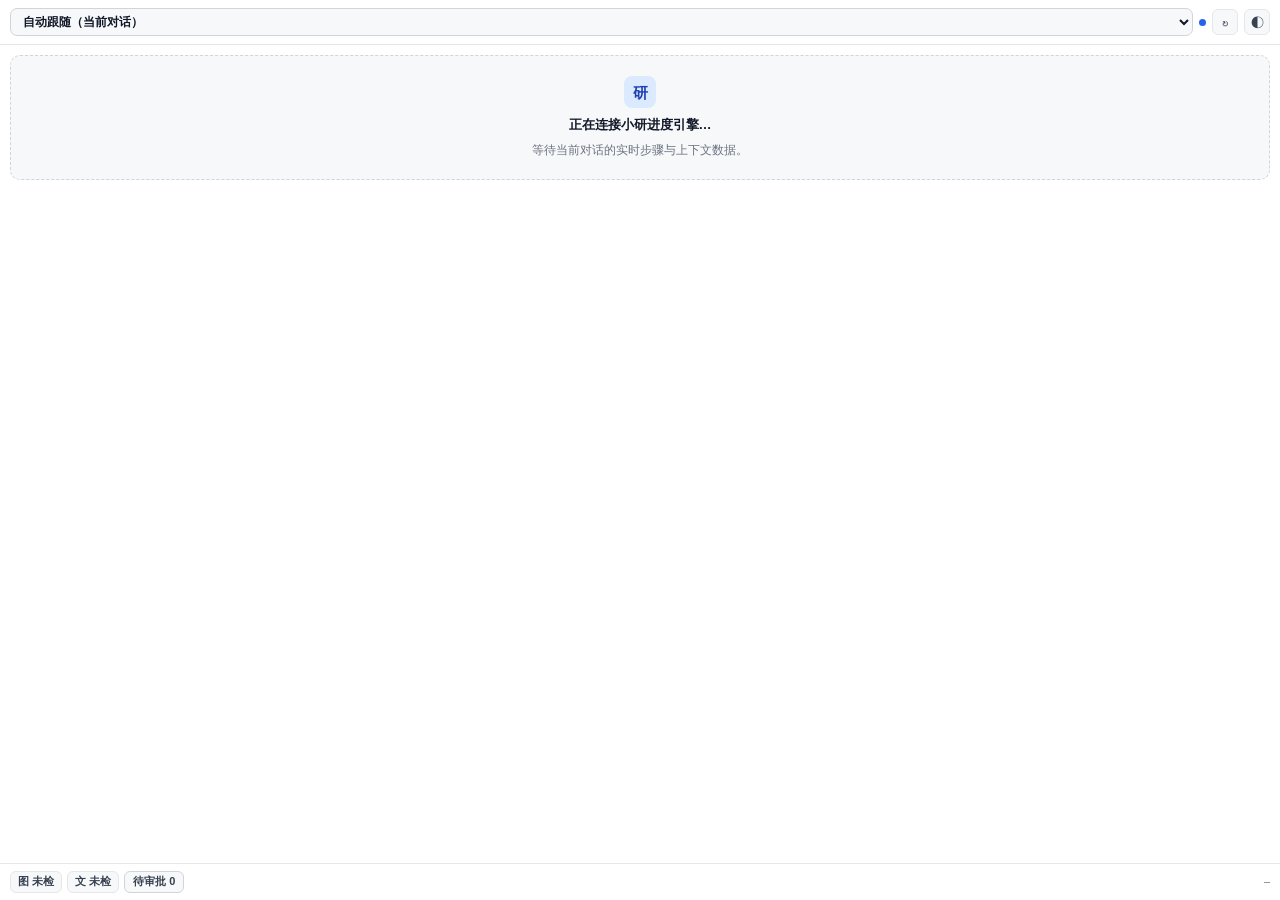
<file: plugin/plugins/xiaoyan-research-progress/live_panel.html>
<!doctype html>
<html lang="zh-CN">
<head>
<meta charset="utf-8" />
<meta name="viewport" content="width=device-width,initial-scale=1" />
<title>小研实时进度</title>
<style>
  :root {
    --bg: #ffffff;
    --bg-subtle: #f7f8fa;
    --surface: #ffffff;
    --surface-2: #f1f4f8;
    --border: #e5e7eb;
    --border-strong: #d1d5db;
    --text: #111827;
    --text-2: #374151;
    --muted: #6b7280;

    --done-bg: #ecfdf5;
    --done-bg-strong: #d1fae5;
    --done-border: #34d399;
    --done-text: #065f46;
    --done-accent: #16a34a;

    --active-bg: #eff6ff;
    --active-bg-strong: #dbeafe;
    --active-border: #60a5fa;
    --active-text: #1e40af;
    --active-accent: #2563eb;

    --warn-bg: #fffbeb;
    --warn-bg-strong: #fef3c7;
    --warn-border: #f59e0b;
    --warn-text: #92400e;
    --warn-accent: #d97706;

    --err-bg: #fef2f2;
    --err-bg-strong: #fee2e2;
    --err-border: #f87171;
    --err-text: #991b1b;
    --err-accent: #dc2626;

    --todo-bg: #f9fafb;
    --todo-border: #d1d5db;
    --todo-text: #4b5563;
    --todo-muted: #9ca3af;

    --shadow-sm: 0 1px 2px rgba(15, 23, 42, 0.05);
    --shadow-tray: 0 -6px 20px rgba(15, 23, 42, 0.09);
    --mono: ui-monospace, SFMono-Regular, Menlo, Monaco, Consolas, monospace;
  }

  @media (prefers-color-scheme: dark) {
    :root:not([data-theme="light"]) {
      --bg: #111317;
      --bg-subtle: #161920;
      --surface: #1b1f27;
      --surface-2: #222733;
      --border: #2a303d;
      --border-strong: #3a4254;
      --text: #f3f4f6;
      --text-2: #d1d5db;
      --muted: #9ca3af;

      --done-bg: rgba(22, 163, 74, 0.13);
      --done-bg-strong: rgba(22, 163, 74, 0.24);
      --done-border: rgba(52, 211, 153, 0.5);
      --done-text: #86efac;
      --done-accent: #22c55e;

      --active-bg: rgba(37, 99, 235, 0.16);
      --active-bg-strong: rgba(37, 99, 235, 0.28);
      --active-border: rgba(96, 165, 250, 0.58);
      --active-text: #93c5fd;
      --active-accent: #3b82f6;

      --warn-bg: rgba(217, 119, 6, 0.15);
      --warn-bg-strong: rgba(217, 119, 6, 0.28);
      --warn-border: rgba(251, 191, 36, 0.55);
      --warn-text: #fcd34d;
      --warn-accent: #f59e0b;

      --err-bg: rgba(220, 38, 38, 0.16);
      --err-bg-strong: rgba(220, 38, 38, 0.28);
      --err-border: rgba(248, 113, 113, 0.58);
      --err-text: #fca5a5;
      --err-accent: #ef4444;

      --todo-bg: rgba(148, 163, 184, 0.06);
      --todo-border: #333b4a;
      --todo-text: #cbd5e1;
      --todo-muted: #6b7280;

      --shadow-sm: 0 1px 2px rgba(0, 0, 0, 0.28);
      --shadow-tray: 0 -8px 24px rgba(0, 0, 0, 0.45);
    }
  }

  :root[data-theme="dark"] {
    --bg: #111317;
    --bg-subtle: #161920;
    --surface: #1b1f27;
    --surface-2: #222733;
    --border: #2a303d;
    --border-strong: #3a4254;
    --text: #f3f4f6;
    --text-2: #d1d5db;
    --muted: #9ca3af;

    --done-bg: rgba(22, 163, 74, 0.13);
    --done-bg-strong: rgba(22, 163, 74, 0.24);
    --done-border: rgba(52, 211, 153, 0.5);
    --done-text: #86efac;
    --done-accent: #22c55e;

    --active-bg: rgba(37, 99, 235, 0.16);
    --active-bg-strong: rgba(37, 99, 235, 0.28);
    --active-border: rgba(96, 165, 250, 0.58);
    --active-text: #93c5fd;
    --active-accent: #3b82f6;

    --warn-bg: rgba(217, 119, 6, 0.15);
    --warn-bg-strong: rgba(217, 119, 6, 0.28);
    --warn-border: rgba(251, 191, 36, 0.55);
    --warn-text: #fcd34d;
    --warn-accent: #f59e0b;

    --err-bg: rgba(220, 38, 38, 0.16);
    --err-bg-strong: rgba(220, 38, 38, 0.28);
    --err-border: rgba(248, 113, 113, 0.58);
    --err-text: #fca5a5;
    --err-accent: #ef4444;

    --todo-bg: rgba(148, 163, 184, 0.06);
    --todo-border: #333b4a;
    --todo-text: #cbd5e1;
    --todo-muted: #6b7280;

    --shadow-sm: 0 1px 2px rgba(0, 0, 0, 0.28);
    --shadow-tray: 0 -8px 24px rgba(0, 0, 0, 0.45);
  }

  * { box-sizing: border-box; }

  html, body {
    margin: 0;
    padding: 0;
    width: 100%;
    height: 100%;
    overflow: hidden;
    background: var(--bg);
    color: var(--text);
    font-family: -apple-system, BlinkMacSystemFont, "SF Pro Text", "PingFang SC", "Hiragino Sans GB", "Microsoft YaHei", sans-serif;
    font-size: 12.5px;
    line-height: 1.4;
    -webkit-font-smoothing: antialiased;
  }

  #app {
    height: 100vh;
    height: 100dvh;
    width: 100%;
    display: flex;
    flex-direction: column;
    overflow: hidden;
    background: var(--bg);
  }

  /* Animations */
  @keyframes spin {
    from { transform: rotate(0deg); }
    to { transform: rotate(360deg); }
  }
  @keyframes pulse {
    0%, 100% { opacity: 1; }
    50% { opacity: 0.4; }
  }

  .spinner {
    width: 12px;
    height: 12px;
    border-radius: 50%;
    border: 1.8px solid var(--active-border);
    border-top-color: var(--active-accent);
    display: inline-block;
    flex-shrink: 0;
    animation: spin 0.9s linear infinite;
  }
  .spinner-xs {
    width: 10px;
    height: 10px;
    border-width: 1.5px;
  }

  .mono { font-family: var(--mono); }
  .truncate {
    overflow: hidden;
    text-overflow: ellipsis;
    white-space: nowrap;
  }

  /* Custom slim scrollbars */
  ::-webkit-scrollbar { width: 5px; height: 5px; }
  ::-webkit-scrollbar-track { background: transparent; }
  ::-webkit-scrollbar-thumb {
    background: var(--border-strong);
    border-radius: 999px;
  }

  /* 1. Top Compact Control Bar */
  .topbar {
    flex-shrink: 0;
    display: flex;
    align-items: center;
    gap: 6px;
    padding: 8px 10px;
    background: var(--surface);
    border-bottom: 1px solid var(--border);
  }

  .sess-select {
    flex: 1;
    min-width: 0;
    height: 28px;
    padding: 0 22px 0 8px;
    border-radius: 7px;
    border: 1px solid var(--border-strong);
    background: var(--bg-subtle);
    color: var(--text);
    font-size: 12px;
    font-weight: 600;
    font-family: inherit;
    outline: none;
    cursor: pointer;
    text-overflow: ellipsis;
  }
  .sess-select:focus {
    border-color: var(--active-accent);
  }

  .sync-dot {
    width: 7px;
    height: 7px;
    border-radius: 50%;
    flex-shrink: 0;
    background: var(--warn-accent);
    transition: background 0.2s;
  }
  .sync-dot.ok { background: var(--done-accent); }
  .sync-dot.err { background: var(--err-accent); }
  .sync-dot.busy {
    background: var(--active-accent);
    animation: pulse 1.1s ease-in-out infinite;
  }

  .icon-btn {
    flex-shrink: 0;
    width: 26px;
    height: 26px;
    padding: 0;
    border-radius: 6px;
    border: 1px solid var(--border);
    background: var(--bg-subtle);
    color: var(--text-2);
    font-size: 13px;
    line-height: 1;
    cursor: pointer;
    display: inline-flex;
    align-items: center;
    justify-content: center;
    transition: background 0.12s, border-color 0.12s, color 0.12s;
  }
  .icon-btn:hover {
    background: var(--surface-2);
    border-color: var(--border-strong);
    color: var(--text);
  }
  .icon-btn.sm {
    width: 22px;
    height: 22px;
    font-size: 11px;
  }

  /* 2. Project Binding & Context Strip */
  .header-strip {
    flex-shrink: 0;
    background: var(--bg-subtle);
    border-bottom: 1px solid var(--border);
    padding: 8px 10px;
    display: flex;
    flex-direction: column;
    gap: 6px;
  }
  .header-strip.hidden { display: none; }

  .bind-row {
    display: flex;
    align-items: center;
    justify-content: space-between;
    gap: 6px;
    min-width: 0;
  }
  .bind-left {
    display: flex;
    align-items: center;
    gap: 5px;
    min-width: 0;
    flex: 1;
  }
  .proj-title {
    font-size: 13px;
    font-weight: 700;
    color: var(--text);
    letter-spacing: -0.01em;
    min-width: 0;
  }
  .bind-right {
    display: flex;
    align-items: center;
    gap: 4px;
    flex-shrink: 0;
  }

  .pill {
    display: inline-flex;
    align-items: center;
    gap: 3px;
    font-size: 10.5px;
    font-weight: 600;
    padding: 1.5px 6px;
    border-radius: 999px;
    border: 1px solid var(--border);
    background: var(--surface);
    color: var(--text-2);
    white-space: nowrap;
    flex-shrink: 0;
  }
  .pill.bound {
    background: var(--done-bg);
    border-color: var(--done-border);
    color: var(--done-text);
  }
  .pill.running {
    background: var(--active-bg);
    border-color: var(--active-border);
    color: var(--active-text);
  }
  .pill.warn {
    background: var(--warn-bg);
    border-color: var(--warn-border);
    color: var(--warn-text);
  }
  .pill.err {
    background: var(--err-bg);
    border-color: var(--err-border);
    color: var(--err-text);
  }
  .pill.muted {
    background: var(--surface-2);
    border-color: var(--border);
    color: var(--muted);
  }

  .meta-line {
    display: flex;
    align-items: center;
    justify-content: space-between;
    gap: 6px;
    font-size: 10.5px;
    color: var(--muted);
    min-width: 0;
  }
  .meta-left {
    display: flex;
    align-items: center;
    gap: 5px;
    min-width: 0;
  }

  .attr-select {
    width: 100%;
    height: 26px;
    padding: 0 8px;
    border-radius: 6px;
    border: 1px solid var(--warn-border);
    background: var(--surface);
    color: var(--text);
    font-size: 11.5px;
    font-family: inherit;
    outline: none;
    cursor: pointer;
  }
  .attr-select.normal {
    border-color: var(--border-strong);
  }

  /* Context Health Meter */
  .ctx-wrap {
    display: flex;
    flex-direction: column;
    gap: 4px;
  }
  .ctx-head {
    display: flex;
    align-items: center;
    justify-content: space-between;
    gap: 6px;
    font-size: 11px;
    color: var(--text-2);
    min-width: 0;
  }
  .ctx-nums {
    display: flex;
    align-items: baseline;
    gap: 4px;
    min-width: 0;
    white-space: nowrap;
    overflow: hidden;
    text-overflow: ellipsis;
  }
  .ctx-nums strong {
    font-weight: 700;
    color: var(--text);
  }
  .ctx-nums.warn strong { color: var(--warn-accent); }
  .ctx-nums.critical strong { color: var(--err-accent); }

  .ctx-track {
    position: relative;
    height: 7px;
    border-radius: 999px;
    background: var(--border);
    overflow: visible;
    margin: 2px 0;
  }
  .ctx-fill {
    height: 100%;
    border-radius: 999px;
    background: var(--done-accent);
    transition: width 0.25s ease;
    max-width: 100%;
  }
  .ctx-fill.warn { background: var(--warn-accent); }
  .ctx-fill.critical { background: var(--err-accent); }

  .ctx-tick {
    position: absolute;
    top: -2px;
    width: 2px;
    height: 11px;
    border-radius: 1px;
    pointer-events: auto;
  }
  .ctx-tick.warn { background: var(--warn-accent); }
  .ctx-tick.crit { background: var(--err-accent); }

  .ctx-scale {
    display: flex;
    justify-content: space-between;
    font-size: 9.5px;
    color: var(--muted);
  }

  /* Compact Buttons */
  .btn {
    border: 1px solid var(--border-strong);
    background: var(--surface);
    color: var(--text-2);
    padding: 3px 7px;
    border-radius: 6px;
    font-size: 11px;
    font-weight: 600;
    font-family: inherit;
    cursor: pointer;
    display: inline-flex;
    align-items: center;
    gap: 4px;
    white-space: nowrap;
    flex-shrink: 0;
    transition: background 0.12s, border-color 0.12s, filter 0.12s;
  }
  .btn:hover {
    background: var(--surface-2);
    border-color: var(--active-border);
  }
  .btn.amber {
    background: var(--warn-bg-strong);
    border-color: var(--warn-border);
    color: var(--warn-text);
  }
  .btn.amber:hover { filter: brightness(0.97); }
  .btn.danger {
    background: var(--err-accent);
    border-color: var(--err-accent);
    color: #ffffff;
  }
  .btn.danger:hover { filter: brightness(1.06); }
  .btn.primary {
    background: var(--active-accent);
    border-color: var(--active-accent);
    color: #ffffff;
  }
  .btn.primary:hover { filter: brightness(1.06); }
  .btn.ghost {
    background: transparent;
    border-color: var(--border);
    color: var(--muted);
  }
  .btn.ghost:hover {
    background: var(--surface);
    color: var(--text);
  }

  /* Upstream Alert Banner */
  .alert-banner {
    border-radius: 7px;
    padding: 6px 8px;
    font-size: 11px;
    font-weight: 600;
    line-height: 1.35;
    display: flex;
    align-items: flex-start;
    gap: 6px;
    border: 1px solid var(--err-border);
    background: var(--err-bg);
    color: var(--err-text);
    word-break: break-word;
  }
  .alert-banner.warn {
    border-color: var(--warn-border);
    background: var(--warn-bg);
    color: var(--warn-text);
  }

  /* 3. Main Scrollable Body */
  .main-scroll {
    flex: 1;
    min-height: 0;
    overflow-y: auto;
    overflow-x: hidden;
    padding: 10px;
    display: flex;
    flex-direction: column;
    gap: 10px;
  }

  /* 3-Color Status Summary Pills */
  .summary-grid {
    display: grid;
    grid-template-columns: repeat(3, minmax(0, 1fr));
    gap: 6px;
  }
  .summary-pill {
    border-radius: 7px;
    padding: 5px 6px;
    font-size: 11px;
    font-weight: 700;
    text-align: center;
    border: 1px solid var(--border);
    white-space: nowrap;
    overflow: hidden;
    text-overflow: ellipsis;
  }
  .summary-pill.done {
    background: var(--done-bg);
    border-color: var(--done-border);
    color: var(--done-text);
  }
  .summary-pill.active {
    background: var(--active-bg);
    border-color: var(--active-border);
    color: var(--active-text);
  }
  .summary-pill.active.has-alert {
    background: var(--warn-bg);
    border-color: var(--warn-border);
    color: var(--warn-text);
  }
  .summary-pill.todo {
    background: var(--todo-bg);
    border-color: var(--todo-border);
    color: var(--todo-text);
  }

  .sec-bar {
    display: flex;
    align-items: center;
    justify-content: space-between;
    gap: 6px;
    font-size: 11px;
    font-weight: 700;
    color: var(--muted);
    letter-spacing: 0.01em;
  }

  /* Vertical Arrow Step Flowchart */
  .vflow {
    display: flex;
    flex-direction: column;
    align-items: stretch;
  }

  .vstep {
    border-radius: 8px;
    padding: 8px 9px;
    border: 1.25px solid var(--todo-border);
    background: var(--todo-bg);
    transition: border-color 0.15s;
  }
  .vstep.st-done {
    background: var(--done-bg);
    border-color: var(--done-border);
  }
  .vstep.st-running {
    background: var(--active-bg);
    border-color: var(--active-accent);
    box-shadow: 0 0 0 2px rgba(37, 99, 235, 0.12);
  }
  .vstep.st-waiting_approval {
    background: var(--warn-bg);
    border-color: var(--warn-border);
  }
  .vstep.st-blocked,
  .vstep.st-failed {
    background: var(--err-bg);
    border-color: var(--err-border);
  }
  .vstep.st-pending {
    background: var(--todo-bg);
    border-style: dashed;
    border-color: var(--todo-border);
  }
  .vstep.st-skipped {
    background: var(--todo-bg);
    border-color: var(--border);
    opacity: 0.72;
  }

  .vstep-top {
    display: flex;
    align-items: flex-start;
    gap: 6px;
    min-width: 0;
  }
  .step-icon {
    width: 16px;
    height: 16px;
    border-radius: 50%;
    font-size: 10px;
    font-weight: 800;
    display: inline-flex;
    align-items: center;
    justify-content: center;
    flex-shrink: 0;
    margin-top: 1px;
  }
  .step-icon.done { background: var(--done-bg-strong); color: var(--done-text); }
  .step-icon.waiting_approval { background: var(--warn-bg-strong); color: var(--warn-text); }
  .step-icon.blocked,
  .step-icon.failed { background: var(--err-bg-strong); color: var(--err-text); }
  .step-icon.skipped { background: var(--surface-2); color: var(--muted); }
  .step-icon.pending { background: var(--surface-2); color: var(--todo-muted); }

  .vstep-main {
    flex: 1;
    min-width: 0;
    display: flex;
    flex-direction: column;
    gap: 3px;
  }
  .vstep-head {
    display: flex;
    align-items: flex-start;
    justify-content: space-between;
    gap: 6px;
    min-width: 0;
  }
  .vstep-title {
    font-size: 12px;
    font-weight: 700;
    color: var(--text);
    line-height: 1.35;
    word-break: break-word;
    flex: 1;
    min-width: 0;
  }
  .vstep.st-pending .vstep-title { color: var(--todo-text); }

  .step-badge {
    font-size: 9.5px;
    font-weight: 700;
    padding: 1px 5px;
    border-radius: 999px;
    white-space: nowrap;
    flex-shrink: 0;
  }
  .step-badge.done { background: var(--done-bg-strong); color: var(--done-text); }
  .step-badge.running { background: var(--active-bg-strong); color: var(--active-text); }
  .step-badge.waiting_approval { background: var(--warn-bg-strong); color: var(--warn-text); }
  .step-badge.blocked,
  .step-badge.failed { background: var(--err-bg-strong); color: var(--err-text); }
  .step-badge.skipped,
  .step-badge.pending { background: var(--surface-2); color: var(--muted); }

  .vstep-meta {
    display: flex;
    align-items: center;
    flex-wrap: wrap;
    gap: 5px;
    font-size: 10.5px;
    color: var(--muted);
  }
  .role-tag {
    font-size: 9.5px;
    font-weight: 600;
    padding: 0.5px 5px;
    border-radius: 4px;
    background: var(--surface);
    border: 1px solid var(--border);
    color: var(--text-2);
  }
  .art-tag {
    max-width: 165px;
    font-family: var(--mono);
    font-size: 10px;
    padding: 0.5px 5px;
    border-radius: 4px;
    background: var(--surface-2);
    color: var(--text-2);
  }

  .vstep-detail {
    font-size: 11px;
    color: var(--text-2);
    line-height: 1.35;
    word-break: break-word;
  }

  .children-toggle {
    align-self: flex-start;
    margin-top: 2px;
    border: none;
    background: transparent;
    padding: 1px 2px;
    font-size: 10.5px;
    font-weight: 600;
    font-family: inherit;
    color: var(--muted);
    cursor: pointer;
    display: inline-flex;
    align-items: center;
    gap: 4px;
  }
  .children-toggle:hover { color: var(--text); }

  .vstep-children {
    margin-top: 4px;
    padding-left: 8px;
    border-left: 2px solid var(--border-strong);
    display: flex;
    flex-direction: column;
    gap: 4px;
  }
  .child-row {
    display: flex;
    align-items: center;
    justify-content: space-between;
    gap: 6px;
    font-size: 10.5px;
    color: var(--text-2);
    min-width: 0;
  }
  .child-left {
    display: flex;
    align-items: center;
    gap: 5px;
    min-width: 0;
    flex: 1;
  }

  .varrow {
    height: 16px;
    display: flex;
    align-items: center;
    padding-left: 16px;
    flex-shrink: 0;
  }

  /* Concurrent Subagents */
  .sub-list {
    display: flex;
    flex-direction: column;
    gap: 6px;
  }
  .sub-card {
    border: 1px solid var(--border);
    background: var(--bg-subtle);
    border-radius: 8px;
    padding: 7px 9px;
    display: flex;
    flex-direction: column;
    gap: 4px;
  }
  .sub-card.warn { border-color: var(--warn-border); }
  .sub-card.critical { border-color: var(--err-border); }
  .sub-top {
    display: flex;
    align-items: center;
    justify-content: space-between;
    gap: 6px;
    min-width: 0;
  }
  .sub-name-wrap {
    display: flex;
    align-items: center;
    gap: 5px;
    min-width: 0;
    flex: 1;
    font-size: 11.5px;
    font-weight: 700;
  }
  .sub-tok {
    font-family: var(--mono);
    font-size: 10.5px;
    font-weight: 600;
    color: var(--muted);
    white-space: nowrap;
    flex-shrink: 0;
  }
  .sub-tok.warn { color: var(--warn-accent); }
  .sub-tok.critical { color: var(--err-accent); }
  .sub-step {
    font-size: 10.5px;
    color: var(--muted);
    display: flex;
    align-items: center;
    justify-content: space-between;
    gap: 6px;
    min-width: 0;
  }
  .sub-bar {
    height: 5px;
    border-radius: 999px;
    background: var(--border);
    overflow: hidden;
  }
  .sub-fill {
    height: 100%;
    border-radius: 999px;
    background: var(--active-accent);
    transition: width 0.25s ease;
  }
  .sub-fill.warn { background: var(--warn-accent); }
  .sub-fill.critical { background: var(--err-accent); }

  /* Empty State */
  .empty-state {
    border: 1px dashed var(--border-strong);
    border-radius: 10px;
    background: var(--bg-subtle);
    padding: 20px 14px;
    text-align: center;
    display: flex;
    flex-direction: column;
    align-items: center;
    gap: 8px;
    color: var(--muted);
  }
  .empty-mark {
    width: 32px;
    height: 32px;
    border-radius: 8px;
    background: var(--active-bg-strong);
    color: var(--active-text);
    font-weight: 800;
    font-size: 15px;
    display: flex;
    align-items: center;
    justify-content: center;
  }
  .empty-title {
    font-size: 13px;
    font-weight: 700;
    color: var(--text);
  }
  .empty-desc {
    font-size: 11.5px;
    line-height: 1.5;
    max-width: 280px;
  }
  .alt-sessions {
    width: 100%;
    margin-top: 4px;
    display: flex;
    flex-direction: column;
    gap: 5px;
    text-align: left;
  }
  .alt-btn {
    width: 100%;
    padding: 6px 8px;
    border-radius: 7px;
    border: 1px solid var(--border);
    background: var(--surface);
    color: var(--text);
    font-family: inherit;
    font-size: 11.5px;
    cursor: pointer;
    display: flex;
    align-items: center;
    justify-content: space-between;
    gap: 6px;
  }
  .alt-btn:hover {
    border-color: var(--active-border);
    background: var(--active-bg);
  }

  /* 4. Expandable Approval Tray (above sticky footer) */
  .approval-tray {
    flex-shrink: 0;
    max-height: 44vh;
    overflow-y: auto;
    background: var(--surface);
    border-top: 1px solid var(--border-strong);
    box-shadow: var(--shadow-tray);
    padding: 9px 10px;
    display: flex;
    flex-direction: column;
    gap: 7px;
  }
  .approval-tray.hidden { display: none; }

  .tray-head {
    display: flex;
    align-items: center;
    justify-content: space-between;
    gap: 6px;
    font-size: 11.5px;
    font-weight: 700;
    color: var(--text);
  }
  .approval-card {
    border: 1px solid var(--warn-border);
    background: var(--warn-bg);
    border-radius: 8px;
    padding: 7px 8px;
    display: flex;
    flex-direction: column;
    gap: 4px;
  }
  .approval-card.conflict {
    border-color: var(--err-border);
    background: var(--err-bg);
  }
  .approval-title-row {
    display: flex;
    align-items: flex-start;
    justify-content: space-between;
    gap: 6px;
  }
  .approval-title {
    font-size: 11.5px;
    font-weight: 700;
    color: var(--text);
    word-break: break-word;
    flex: 1;
    min-width: 0;
  }
  .approval-meta {
    display: flex;
    align-items: center;
    flex-wrap: wrap;
    gap: 6px;
    font-size: 10px;
    color: var(--muted);
  }
  .cmd-preview {
    font-family: var(--mono);
    font-size: 10px;
    color: var(--text-2);
    background: var(--surface);
    border: 1px solid var(--border);
    border-radius: 5px;
    padding: 4px 6px;
    word-break: break-all;
    display: -webkit-box;
    -webkit-line-clamp: 2;
    -webkit-box-orient: vertical;
    overflow: hidden;
  }
  .approval-actions {
    display: flex;
    align-items: center;
    justify-content: flex-end;
    gap: 6px;
    margin-top: 2px;
  }
  .tray-note {
    font-size: 10.5px;
    line-height: 1.4;
    color: var(--muted);
    padding-top: 2px;
  }

  /* 5. Sticky Footer Bar */
  .footer {
    flex-shrink: 0;
    display: flex;
    align-items: center;
    justify-content: space-between;
    gap: 6px;
    padding: 7px 10px;
    background: var(--surface);
    border-top: 1px solid var(--border);
  }
  .gate-group {
    display: flex;
    align-items: center;
    gap: 5px;
    min-width: 0;
    flex-wrap: wrap;
  }
  .gate-pill {
    font-size: 11px;
    font-weight: 600;
    padding: 2.5px 7px;
    border-radius: 6px;
    border: 1px solid var(--border);
    background: var(--bg-subtle);
    color: var(--text-2);
    white-space: nowrap;
    display: inline-flex;
    align-items: center;
    gap: 3px;
  }
  .gate-pill.green {
    background: var(--done-bg);
    border-color: var(--done-border);
    color: var(--done-text);
  }
  .gate-pill.amber {
    background: var(--warn-bg);
    border-color: var(--warn-border);
    color: var(--warn-text);
  }
  .gate-pill.red {
    background: var(--err-bg);
    border-color: var(--err-border);
    color: var(--err-text);
  }

  .gate-btn {
    font-family: inherit;
    font-size: 11px;
    font-weight: 700;
    padding: 2.5px 8px;
    border-radius: 6px;
    border: 1px solid var(--border-strong);
    background: var(--bg-subtle);
    color: var(--text-2);
    cursor: pointer;
    white-space: nowrap;
    display: inline-flex;
    align-items: center;
    gap: 4px;
    transition: background 0.12s, border-color 0.12s;
  }
  .gate-btn:hover { background: var(--surface-2); }
  .gate-btn.amber {
    background: var(--warn-bg-strong);
    border-color: var(--warn-border);
    color: var(--warn-text);
  }
  .gate-btn.active {
    box-shadow: 0 0 0 2px rgba(217, 119, 6, 0.25);
  }
  .footer-tick {
    font-family: var(--mono);
    font-size: 10px;
    color: var(--muted);
    white-space: nowrap;
    flex-shrink: 0;
  }

  /* Toast */
  .toast {
    position: fixed;
    left: 50%;
    bottom: 46px;
    transform: translateX(-50%) translateY(6px);
    z-index: 90;
    background: #111827;
    color: #f9fafb;
    padding: 6px 11px;
    border-radius: 7px;
    font-size: 11.5px;
    font-weight: 600;
    box-shadow: 0 6px 20px rgba(0, 0, 0, 0.28);
    opacity: 0;
    pointer-events: none;
    transition: opacity 0.18s, transform 0.18s;
    max-width: calc(100vw - 24px);
    text-align: center;
  }
  .toast.show {
    opacity: 1;
    transform: translateX(-50%) translateY(0);
  }
</style>
</head>
<body>
  <div id="app">
    <header class="topbar">
      <select id="sessionSelect" class="sess-select" aria-label="选择跟踪会话">
        <option value="auto">自动跟随（当前对话）</option>
      </select>
      <span id="syncDot" class="sync-dot busy" title="初始化中…"></span>
      <button id="refreshBtn" class="icon-btn" type="button" title="立即刷新" aria-label="刷新">↻</button>
      <button id="themeBtn" class="icon-btn" type="button" title="切换主题（自动/浅色/深色）" aria-label="切换主题">◐</button>
    </header>

    <section id="headerStrip" class="header-strip hidden"></section>

    <main id="mainBody" class="main-scroll">
      <div class="empty-state">
        <div class="empty-mark">研</div>
        <div class="empty-title">正在连接小研进度引擎…</div>
        <div class="empty-desc">等待当前对话的实时步骤与上下文数据。</div>
      </div>
    </main>

    <section id="approvalTray" class="approval-tray hidden" aria-label="待审批命令列表"></section>

    <footer id="footerBar" class="footer">
      <div class="gate-group">
        <span class="gate-pill">图 未检</span>
        <span class="gate-pill">文 未检</span>
        <button class="gate-btn" type="button" data-action="toggle-approvals">待审批 0</button>
      </div>
      <span class="footer-tick" id="footerTick">—</span>
    </footer>
  </div>

  <div id="toast" class="toast" role="status" aria-live="polite"></div>

<script>
(() => {
  'use strict';

  const ROLE_LABELS = {
    main: '主控',
    coordinator: '主控',
    executor: '执行',
    'r-executor': 'R执行',
    validator: '验证',
    'r-validator': 'R验证',
    publisher: '发布',
    'evidence-publisher': '发布',
    explorer: '探索',
    verifier: '核验',
    subagent: '子代理',
  };

  const SESSION_STATUS_META = {
    running: { label: '运行中', cls: 'running' },
    blocked: { label: '门禁阻断', cls: 'err' },
    stalled: { label: '上游卡顿', cls: 'err' },
    idle: { label: '空闲', cls: 'muted' },
  };

  const state = {
    data: null,
    selectedSessionMode: 'auto', // 'auto' | <session_id>
    expandedStepIds: new Set(),
    showAttributionPicker: false,
    showApprovalTray: false,
    themeMode: 'auto', // 'auto' | 'light' | 'dark'
    hostTheme: null,
    pollTimer: null,
    pollInFlight: false,
    tick: 0,
    lastSyncOk: false,
    lastError: null,
    lastSelectSig: '',
  };

  let nextRpcId = 1;
  const pendingRpc = new Map();
  const copyRegistry = new Map();
  let copySeq = 0;

  const dom = {
    sessionSelect: document.getElementById('sessionSelect'),
    syncDot: document.getElementById('syncDot'),
    refreshBtn: document.getElementById('refreshBtn'),
    themeBtn: document.getElementById('themeBtn'),
    headerStrip: document.getElementById('headerStrip'),
    mainBody: document.getElementById('mainBody'),
    approvalTray: document.getElementById('approvalTray'),
    footerBar: document.getElementById('footerBar'),
    toast: document.getElementById('toast'),
  };

  /* ==========================================================================
     Utilities & Formatting
     ========================================================================== */

  function esc(v) {
    if (v === null || v === undefined) return '';
    return String(v).replace(/[&<>"']/g, (c) => ({
      '&': '&amp;',
      '<': '&lt;',
      '>': '&gt;',
      '"': '&quot;',
      "'": '&#39;',
    }[c]));
  }

  function truncate(str, maxLen = 36) {
    if (!str) return '';
    const s = String(str);
    return s.length > maxLen ? `${s.slice(0, Math.max(1, maxLen - 1))}…` : s;
  }

  function fmtTokens(n) {
    const num = Number(n);
    if (!Number.isFinite(num) || num <= 0) return '0';
    if (num >= 1000000) return `${(num / 1000000).toFixed(2)}M`;
    if (num >= 1000) return `${(num / 1000).toFixed(num >= 100000 ? 0 : 1)}k`;
    return String(Math.round(num));
  }

  function fmtMs(ms) {
    if (ms === null || ms === undefined) return '';
    const n = Number(ms);
    if (!Number.isFinite(n) || n < 0) return '';
    if (n < 1000) return `${Math.round(n)}ms`;
    const s = n / 1000;
    if (s < 60) return `${s.toFixed(1)}s`;
    const m = Math.floor(s / 60);
    const rem = Math.round(s % 60);
    if (m < 60) return rem ? `${m}m${rem}s` : `${m}m`;
    const h = Math.floor(m / 60);
    return `${h}h${m % 60}m`;
  }

  function fmtRelativeTime(iso) {
    if (!iso) return '—';
    const ts = typeof iso === 'number'
      ? (iso < 1e12 ? iso * 1000 : iso)
      : Date.parse(iso);
    if (!Number.isFinite(ts)) return String(iso).slice(0, 16);
    const diffSec = Math.max(0, Math.floor((Date.now() - ts) / 1000));
    if (diffSec < 10) return '刚刚';
    if (diffSec < 60) return `${diffSec}秒前`;
    const diffMin = Math.floor(diffSec / 60);
    if (diffMin < 60) return `${diffMin}分钟前`;
    const diffHr = Math.floor(diffMin / 60);
    if (diffHr < 24) return `${diffHr}小时前`;
    const diffDay = Math.floor(diffHr / 24);
    if (diffDay < 30) return `${diffDay}天前`;
    const d = new Date(ts);
    const pad = (x) => String(x).padStart(2, '0');
    return `${pad(d.getMonth() + 1)}-${pad(d.getDate())} ${pad(d.getHours())}:${pad(d.getMinutes())}`;
  }

  function roleLabel(role) {
    if (!role) return '';
    const key = String(role).toLowerCase();
    return ROLE_LABELS[key] || String(role);
  }

  function registerCopy(text) {
    const key = `cp_${++copySeq}`;
    copyRegistry.set(key, String(text || ''));
    return key;
  }

  function toast(msg) {
    dom.toast.textContent = msg;
    dom.toast.classList.add('show');
    clearTimeout(toast._t);
    toast._t = setTimeout(() => dom.toast.classList.remove('show'), 2100);
  }

  async function copyText(text) {
    if (!text) return false;
    const str = String(text);
    try {
      if (navigator.clipboard && navigator.clipboard.writeText) {
        await navigator.clipboard.writeText(str);
        toast('已复制到剪贴板');
        return true;
      }
    } catch (_) {
      // Fallback below
    }
    try {
      const ta = document.createElement('textarea');
      ta.value = str;
      ta.setAttribute('readonly', '');
      ta.style.position = 'fixed';
      ta.style.opacity = '0';
      ta.style.left = '-9999px';
      document.body.appendChild(ta);
      ta.select();
      const ok = document.execCommand('copy');
      ta.remove();
      toast(ok ? '已复制到剪贴板' : '复制失败，请手动复制');
      return ok;
    } catch (_) {
      toast('复制失败，请手动复制');
      return false;
    }
  }

  function formatCommand(item) {
    if (!item || typeof item !== 'object') return '';
    if (item.display_cmd && String(item.display_cmd).trim()) {
      return String(item.display_cmd).trim();
    }
    if (Array.isArray(item.argv) && item.argv.length > 0) {
      return item.argv.map((arg) => {
        const s = String(arg);
        return /[\s"'\\$`!#&;()<>|*?[\]{}]/.test(s)
          ? `'${s.replace(/'/g, "'\\''")}'`
          : s;
      }).join(' ');
    }
    if (item.command && String(item.command).trim()) {
      return String(item.command).trim();
    }
    return '';
  }

  /* ==========================================================================
     Theme Handling
     ========================================================================== */

  function applyTheme(mode) {
    state.themeMode = mode;
    const root = document.documentElement;
    if (mode === 'light') {
      root.setAttribute('data-theme', 'light');
    } else if (mode === 'dark') {
      root.setAttribute('data-theme', 'dark');
    } else if (state.hostTheme === 'light' || state.hostTheme === 'dark') {
      root.setAttribute('data-theme', state.hostTheme);
    } else {
      root.removeAttribute('data-theme');
    }
    const icons = { auto: '◐', light: '☀', dark: '☾' };
    const titles = {
      auto: '主题：跟随宿主（点击切换浅色）',
      light: '主题：浅色（点击切换深色）',
      dark: '主题：深色（点击跟随宿主）',
    };
    dom.themeBtn.textContent = icons[mode] || '◐';
    dom.themeBtn.title = titles[mode] || '切换主题';
  }

  function cycleTheme() {
    const order = ['auto', 'light', 'dark'];
    const next = order[(order.indexOf(state.themeMode) + 1) % order.length];
    applyTheme(next);
  }

  /* ==========================================================================
     Normalizers & Classifiers
     ========================================================================== */

  function normalizeStepStatus(raw) {
    const s = String(raw || 'pending').toLowerCase();
    if (s === 'in_progress' || s === 'running' || s === 'active') return 'running';
    if (s === 'completed' || s === 'done' || s === 'success') return 'done';
    if (s === 'waiting_approval' || s === 'waiting') return 'waiting_approval';
    if (s === 'blocked') return 'blocked';
    if (s === 'failed' || s === 'error') return 'failed';
    if (s === 'skipped' || s === 'cancelled') return 'skipped';
    return 'pending';
  }

  function stepMeta(normStatus) {
    if (normStatus === 'done') {
      return { group: 'done', label: '已完成', arrowColor: 'var(--done-accent)', dashed: false };
    }
    if (normStatus === 'running') {
      return { group: 'active', alert: false, label: '进行中', arrowColor: 'var(--active-accent)', dashed: false };
    }
    if (normStatus === 'waiting_approval') {
      return { group: 'active', alert: true, label: '待审批', arrowColor: 'var(--warn-accent)', dashed: false };
    }
    if (normStatus === 'blocked') {
      return { group: 'active', alert: true, label: '阻断', arrowColor: 'var(--err-accent)', dashed: false };
    }
    if (normStatus === 'failed') {
      return { group: 'active', alert: true, label: '失败', arrowColor: 'var(--err-accent)', dashed: false };
    }
    if (normStatus === 'skipped') {
      return { group: 'todo', label: '已跳过', arrowColor: 'var(--todo-muted)', dashed: true };
    }
    return { group: 'todo', label: '未完成', arrowColor: 'var(--todo-muted)', dashed: true };
  }

  function stepIconHtml(normStatus, small = false) {
    if (normStatus === 'running') {
      return `<span class="spinner ${small ? 'spinner-xs' : ''}" aria-label="进行中"></span>`;
    }
    const sym = normStatus === 'done' ? '✓'
      : normStatus === 'waiting_approval' ? '⏸'
      : (normStatus === 'blocked' || normStatus === 'failed') ? '✕'
      : normStatus === 'skipped' ? '–'
      : '○';
    const style = small ? ' style="width:14px;height:14px;font-size:9px;margin-top:0;"' : '';
    return `<span class="step-icon ${normStatus}"${style}>${sym}</span>`;
  }

  function arrowDownSvg(color, dashed) {
    return `<svg width="14" height="16" viewBox="0 0 14 16" fill="none" aria-hidden="true">
      <line x1="7" y1="1" x2="7" y2="11.5" stroke="${color}" stroke-width="1.8" ${dashed ? 'stroke-dasharray="2.5 2"' : ''} stroke-linecap="round"/>
      <path d="M3.5 9.5L7 13.5L10.5 9.5" stroke="${color}" stroke-width="1.8" stroke-linecap="round" stroke-linejoin="round"/>
    </svg>`;
  }

  function normalizeGateInfo(raw) {
    if (raw === null || raw === undefined || raw === '') {
      return { status: 'unknown', label: '未检', tone: 'neutral', detail: '' };
    }
    if (typeof raw === 'string') {
      const s = raw.toLowerCase();
      if (['pass', 'passed', 'ok', 'clean', 'verified', 'ready', 'submission_ready', 'exempt'].includes(s)) {
        return { status: 'pass', label: '通过', tone: 'green', detail: raw };
      }
      if (['fail', 'failed', 'blocked', 'error', 'invalid', 'changes_required', 'stale'].includes(s)) {
        return { status: 'fail', label: '阻断', tone: 'red', detail: raw };
      }
      if (['warn', 'warning', 'pending', 'partial', 'waiting', 'ready_with_exceptions'].includes(s)) {
        return { status: 'warn', label: '需关注', tone: 'amber', detail: raw };
      }
      return { status: 'unknown', label: '未检', tone: 'neutral', detail: raw };
    }
    if (typeof raw === 'object') {
      const statusStr = String(raw.status || raw.gate_status || raw.state || '').toLowerCase();
      const failCount = Number(raw.fail ?? raw.fail_count ?? raw.failed ?? 0);
      const passCount = Number(raw.pass ?? raw.pass_count ?? raw.passed ?? 0);
      const sessionBlocks = Number(raw.session_blocks ?? 0);
      const cbBlocks = Number(raw.circuit_breaker_blocks ?? 0);
      const blocked = Boolean(raw.blocked || raw.hard_blocked || sessionBlocks > 0 || cbBlocks > 0 || statusStr === 'blocked' || statusStr === 'fail' || statusStr === 'failed');

      if (blocked) {
        const blkCnt = sessionBlocks + cbBlocks + failCount;
        return {
          status: 'fail',
          label: blkCnt > 0 ? `阻断 ${blkCnt}` : '阻断',
          tone: 'red',
          detail: raw.message || raw.summary || `阻断次数=${blkCnt}`,
        };
      }
      if (failCount > 0) {
        return {
          status: 'fail',
          label: `失败 ${failCount}`,
          tone: 'red',
          detail: raw.message || raw.summary || `失败 ${failCount} 项`,
        };
      }
      if (statusStr === 'pass' || statusStr === 'passed' || statusStr === 'ok') {
        return {
          status: 'pass',
          label: passCount > 0 ? `通过 ${passCount}` : '正常',
          tone: 'green',
          detail: raw.message || raw.summary || (passCount > 0 ? `PASS ${passCount}` : '正常'),
        };
      }
      if (statusStr) {
        const base = normalizeGateInfo(statusStr);
        base.detail = raw.message || raw.summary || base.detail;
        return base;
      }
      if (passCount > 0) {
        return { status: 'pass', label: `通过 ${passCount}`, tone: 'green', detail: `PASS ${passCount}` };
      }
    }
    return { status: 'unknown', label: '未检', tone: 'neutral', detail: '' };
  }

  function getContextHealth(ctx) {
    if (!ctx || typeof ctx !== 'object') {
      return { used: 0, window: 258000, pct: 0, softWarn: 180000, handoffTarget: 220000, level: 'ok', compacted: 0, handoffCmd: '' };
    }
    const used = Number(ctx.used_tokens || 0);
    const win = Number(ctx.window_tokens || 258000) || 258000;
    const softWarn = Number(ctx.soft_warn_tokens || 180000) || 180000;
    const handoffTarget = Number(ctx.handoff_target_tokens || 220000) || 220000;
    const rawPct = ctx.pct !== undefined && ctx.pct !== null
      ? Number(ctx.pct)
      : (used / win) * 100;
    const pct = Math.min(100, Math.max(0, Math.round(Number.isFinite(rawPct) ? rawPct : 0)));

    let level = String(ctx.level || 'ok').toLowerCase();
    if (used >= handoffTarget) level = 'critical';
    else if (used >= softWarn && level === 'ok') level = 'warn';

    return {
      used,
      window: win,
      pct,
      softWarn,
      handoffTarget,
      level,
      compacted: Number(ctx.compacted_count || 0),
      handoffCmd: ctx.handoff_cmd ? String(ctx.handoff_cmd) : '',
    };
  }

  function getUpstreamAlert(upstream) {
    if (!upstream || typeof upstream !== 'object') return null;
    const stalled = Boolean(upstream.stalled_over_10m);
    const streak = Number(upstream.streak_504_413 || 0);
    const retries429 = Number(upstream.retries_429 || 0);
    const lvl = String(upstream.alert_level || '').toLowerCase();

    if (stalled || streak >= 2 || lvl === 'critical' || lvl === 'error') {
      const msg = upstream.alert_message || (
        stalled
          ? '上游请求超过 10 分钟无响应，建议查 Magpie 网关日志并新开精简线程'
          : `上游连续 ${streak} 次返回 504/413，建议查网关日志并避免继续膨胀上下文`
      );
      return { level: 'critical', message: msg };
    }
    if (retries429 > 0 || lvl === 'warn' || lvl === 'warning') {
      const msg = upstream.alert_message || `上游触发限流重试（429 × ${retries429}），当前响应可能偏慢`;
      return { level: 'warn', message: msg };
    }
    return null;
  }

  /* ==========================================================================
     Data Accessors & Auto Session Binding
     ========================================================================== */

  function getThreadContext() {
    const tc = state.data && state.data.thread_context;
    return tc && typeof tc === 'object' ? tc : {};
  }

  function getSessions() {
    const list = state.data && state.data.micro && state.data.micro.sessions;
    return Array.isArray(list) ? list : [];
  }

  function getProjectsCatalog() {
    const list = state.data && state.data.macro && state.data.macro.projects;
    if (!Array.isArray(list)) return [];
    return list.filter((p) => p && p.id && p.category !== 'system');
  }

  function getApprovalCommands() {
    const tc = getThreadContext();
    return Array.isArray(tc.approval_commands) ? tc.approval_commands : [];
  }

  function resolveCurrentSession() {
    const sessions = getSessions();
    if (sessions.length === 0) return null;

    if (state.selectedSessionMode !== 'auto') {
      const manual = sessions.find((s) => s.session_id === state.selectedSessionMode);
      if (manual) return manual;
    }

    const tc = getThreadContext();
    if (tc.preferred_session_id) {
      const pref = sessions.find((s) => s.session_id === tc.preferred_session_id);
      if (pref) return pref;
    }

    const activeId = state.data && state.data.micro && state.data.micro.active_session_id;
    if (activeId) {
      const act = sessions.find((s) => s.session_id === activeId);
      if (act) return act;
    }

    return sessions[0];
  }

  /* ==========================================================================
     SEP-1865 JSON-RPC postMessage Bridge
     ========================================================================== */

  function rpcRequest(method, params) {
    return new Promise((resolve, reject) => {
      const id = nextRpcId++;
      const timer = setTimeout(() => {
        pendingRpc.delete(id);
        reject(new Error(`timeout(${method})`));
      }, 15000);
      pendingRpc.set(id, { resolve, reject, timer });
      window.parent.postMessage({ jsonrpc: '2.0', id, method, params }, '*');
    });
  }

  function rpcNotify(method, params) {
    window.parent.postMessage({ jsonrpc: '2.0', method, params }, '*');
  }

  function extractPayload(res) {
    if (!res) return null;
    if (res.structuredContent && typeof res.structuredContent === 'object') {
      return res.structuredContent;
    }
    if (Array.isArray(res.content)) {
      for (const item of res.content) {
        if (item && item.type === 'text' && item.text) {
          try {
            return JSON.parse(item.text);
          } catch (_) {}
        }
      }
    }
    return null;
  }

  function callServerTool(name, args = {}) {
    return rpcRequest('tools/call', { name, arguments: args }).then((res) => {
      const payload = extractPayload(res);
      if (res && res.isError) {
        throw new Error((payload && payload.error) || 'tool call error');
      }
      return payload;
    });
  }

  /* ==========================================================================
     Rendering
     ========================================================================== */

  function renderSyncIndicator() {
    if (state.lastError) {
      dom.syncDot.className = 'sync-dot err';
      dom.syncDot.title = `同步异常：${state.lastError}`;
    } else if (state.lastSyncOk) {
      dom.syncDot.className = 'sync-dot ok';
      dom.syncDot.title = `实时已同步 · #${state.tick} · ${fmtRelativeTime(state.data && state.data.generated_at)}`;
    } else {
      dom.syncDot.className = 'sync-dot busy';
      dom.syncDot.title = '正在连接…';
    }
  }

  function renderSessionSelect() {
    const sessions = getSessions();
    const tc = getThreadContext();
    const matchingSet = new Set(Array.isArray(tc.matching_session_ids) ? tc.matching_session_ids : []);

    const matched = [];
    const others = [];
    for (const s of sessions) {
      if (matchingSet.has(s.session_id)) matched.push(s);
      else others.push(s);
    }

    const sig = JSON.stringify({
      mode: state.selectedSessionMode,
      m: matched.map((s) => [s.session_id, s.status, s.project_name || s.title]),
      o: others.map((s) => [s.session_id, s.status, s.project_name || s.title]),
    });

    // Avoid rebuilding native <select> while user has it focused
    if (sig === state.lastSelectSig || document.activeElement === dom.sessionSelect) {
      return;
    }
    state.lastSelectSig = sig;

    const formatOption = (s) => {
      const dot = s.status === 'running' ? '●' : (s.status === 'blocked' || s.status === 'stalled') ? '!' : '○';
      const name = truncate(s.project_name || s.title || s.session_id.slice(0, 8), 24);
      const selected = state.selectedSessionMode === s.session_id ? 'selected' : '';
      return `<option value="${esc(s.session_id)}" ${selected}>${dot} ${esc(name)}</option>`;
    };

    const parts = [
      `<option value="auto" ${state.selectedSessionMode === 'auto' ? 'selected' : ''}>自动跟随（当前对话）</option>`,
    ];
    if (matched.length > 0) {
      parts.push(`<optgroup label="当前课题会话">${matched.map(formatOption).join('')}</optgroup>`);
    }
    if (others.length > 0) {
      parts.push(`<optgroup label="其他会话">${others.map(formatOption).join('')}</optgroup>`);
    }

    dom.sessionSelect.innerHTML = parts.join('');
    dom.sessionSelect.value = state.selectedSessionMode;
  }

  function renderHeaderStrip(session) {
    // Avoid disrupting active attribution <select> during periodic refresh
    if (document.activeElement && document.activeElement.id === 'attrSelect') {
      return;
    }

    const tc = getThreadContext();
    if (!session) {
      if (tc.matched_project_name) {
        dom.headerStrip.classList.remove('hidden');
        dom.headerStrip.innerHTML = `
          <div class="bind-row">
            <div class="bind-left">
              <span class="proj-title truncate" title="${esc(tc.matched_project_name)}">${esc(tc.matched_project_name)}</span>
            </div>
            <div class="bind-right">
              <span class="pill bound">当前对话已绑定</span>
            </div>
          </div>
        `;
      } else {
        dom.headerStrip.classList.add('hidden');
        dom.headerStrip.innerHTML = '';
      }
      return;
    }

    dom.headerStrip.classList.remove('hidden');

    const isUnattributed = !session.project_id || session.attribution_confidence === 'unattributed';
    const matchReason = tc.match_reason || 'none';
    const stMeta = SESSION_STATUS_META[session.status] || SESSION_STATUS_META.idle;

    let bindBadgeHtml = '';
    if (state.selectedSessionMode !== 'auto') {
      bindBadgeHtml = `<span class="pill running" title="当前为手动选择会话">手动固定</span>`;
    } else if (isUnattributed && matchReason !== 'cwd_exact' && matchReason !== 'project_match') {
      bindBadgeHtml = `<span class="pill warn" title="未自动识别所属课题，可在下方手动关联">未归属课题</span>`;
    } else if (matchReason === 'cwd_exact' || matchReason === 'project_match') {
      bindBadgeHtml = `<span class="pill bound" title="已按当前对话目录/课题自动绑定">当前对话已绑定</span>`;
    } else if (matchReason === 'fallback_global') {
      bindBadgeHtml = `<span class="pill muted" title="当前目录无直接匹配会话，已展示全局最新会话">全局最新会话</span>`;
    } else if (isUnattributed) {
      bindBadgeHtml = `<span class="pill warn">未归属课题</span>`;
    }

    const displayName = session.project_name || (isUnattributed ? (session.title || '未归属课题') : session.project_id);
    const projects = getProjectsCatalog();
    const showPicker = isUnattributed || state.showAttributionPicker;

    let attrPickerHtml = '';
    if (showPicker) {
      const opts = [
        `<option value="">${isUnattributed ? '⚠ 未归属课题 — 选择要关联的课题…' : '清除手动归属（恢复自动识别）'}</option>`,
        ...projects.map((p) => (
          `<option value="${esc(p.id)}" ${p.id === session.project_id ? 'selected' : ''}>${esc(p.name || p.id)}</option>`
        )),
      ].join('');
      attrPickerHtml = `
        <select id="attrSelect" class="attr-select ${isUnattributed ? '' : 'normal'}" aria-label="设置会话所属课题">
          ${opts}
        </select>
      `;
    }

    const ctx = getContextHealth(session.context_health);
    const warnTickPct = Math.min(97, Math.max(5, Math.round((ctx.softWarn / ctx.window) * 100)));
    const critTickPct = Math.min(99, Math.max(warnTickPct + 1, Math.round((ctx.handoffTarget / ctx.window) * 100)));

    let handoffBtnHtml = '';
    if (ctx.handoffCmd) {
      const cpKey = registerCopy(ctx.handoffCmd);
      const btnCls = ctx.level === 'critical' || ctx.used >= ctx.handoffTarget
        ? 'danger'
        : (ctx.level === 'warn' || ctx.used >= ctx.softWarn ? 'amber' : 'ghost');
      handoffBtnHtml = `<button class="btn ${btnCls}" type="button" data-copy-key="${cpKey}" title="复制上下文交接命令">复制交接命令</button>`;
    }

    const upAlert = getUpstreamAlert(session.upstream);
    const upstreamHtml = upAlert
      ? `<div class="alert-banner ${upAlert.level === 'warn' ? 'warn' : ''}">
           <span aria-hidden="true">${upAlert.level === 'critical' ? '⚠' : '◔'}</span>
           <span>${esc(upAlert.message)}</span>
         </div>`
      : '';

    const metaParts = [];
    if (session.model) metaParts.push(truncate(session.model, 20));
    else if (session.originator) metaParts.push(session.originator);
    if (ctx.compacted > 0) metaParts.push(`已压缩 ${ctx.compacted} 次`);

    dom.headerStrip.innerHTML = `
      <div class="bind-row">
        <div class="bind-left">
          <span class="proj-title truncate" title="${esc(displayName)}">${esc(displayName)}</span>
          <span class="pill ${stMeta.cls}">${stMeta.label}</span>
        </div>
        <div class="bind-right">
          ${bindBadgeHtml}
          <button class="icon-btn sm" type="button" data-action="toggle-attr" title="手动指定/修改会话所属课题" aria-label="修改课题归属">✎</button>
        </div>
      </div>

      ${attrPickerHtml}

      <div class="meta-line">
        <div class="meta-left truncate">
          <span class="mono truncate">${esc(metaParts.join(' · ') || `会话 ${String(session.session_id || '').slice(0, 8)}`)}</span>
        </div>
        <span style="flex-shrink:0;">更新 ${esc(fmtRelativeTime(session.updated_at))}</span>
      </div>

      <div class="ctx-wrap">
        <div class="ctx-head">
          <div class="ctx-nums ${ctx.level !== 'ok' ? ctx.level : ''}" title="上下文使用量 ${fmtTokens(ctx.used)} / ${fmtTokens(ctx.window)} (${ctx.pct}%)">
            <span>上下文</span>
            <strong class="mono">${fmtTokens(ctx.used)}</strong>
            <span class="mono">/ ${fmtTokens(ctx.window)} (${ctx.pct}%)</span>
          </div>
          ${handoffBtnHtml}
        </div>
        <div class="ctx-track" title="180k 橙标软提醒 · 220k 红标建议交接">
          <div class="ctx-fill ${ctx.level !== 'ok' ? ctx.level : ''}" style="width:${ctx.pct}%"></div>
          <div class="ctx-tick warn" style="left:${warnTickPct}%" title="180k 软提醒阈值"></div>
          <div class="ctx-tick crit" style="left:${critTickPct}%" title="220k 建议交接阈值"></div>
        </div>
        <div class="ctx-scale">
          <span>0</span>
          <span>橙 180k · 红 220k</span>
          <span>${fmtTokens(ctx.window)}</span>
        </div>
      </div>

      ${upstreamHtml}
    `;
  }

  function renderStepCard(step, idx) {
    const stepId = String(step.id || `step-${idx}`);
    const norm = normalizeStepStatus(step.status);
    const meta = stepMeta(norm);
    const roleText = roleLabel(step.role);
    const elapsed = step.elapsed_ms != null ? fmtMs(step.elapsed_ms) : '';
    const children = Array.isArray(step.children) ? step.children : [];
    const isOpen = state.expandedStepIds.has(stepId);

    const childrenHtml = children.length > 0
      ? `
        <button class="children-toggle" type="button" data-toggle-step="${esc(stepId)}">
          <span>${isOpen ? '▾' : '▸'}</span>
          <span>${children.length} 项子操作</span>
        </button>
        ${isOpen ? `
          <div class="vstep-children">
            ${children.map((ch) => {
              const cNorm = normalizeStepStatus(ch.status);
              const cElapsed = ch.elapsed_ms != null ? fmtMs(ch.elapsed_ms) : '';
              const cTitle = ch.title || ch.kind || '子操作';
              const cTip = [cTitle, ch.detail, ch.artifact_ref].filter(Boolean).join(' · ');
              return `
                <div class="child-row">
                  <div class="child-left">
                    ${stepIconHtml(cNorm, true)}
                    <span class="truncate" title="${esc(cTip)}">${esc(cTitle)}${ch.detail ? ` · ${esc(truncate(ch.detail, 40))}` : ''}</span>
                  </div>
                  ${cElapsed ? `<span class="mono" style="font-size:9.5px;color:var(--muted);flex-shrink:0;">${esc(cElapsed)}</span>` : ''}
                </div>
              `;
            }).join('')}
          </div>
        ` : ''}
      `
      : '';

    const metaBits = [];
    if (roleText) metaBits.push(`<span class="role-tag">${esc(roleText)}</span>`);
    if (step.kind) metaBits.push(`<span class="mono">${esc(step.kind)}</span>`);
    if (elapsed) metaBits.push(`<span class="mono">${esc(elapsed)}</span>`);
    if (step.artifact_ref) {
      metaBits.push(`<span class="art-tag truncate" title="${esc(step.artifact_ref)}">${esc(step.artifact_ref)}</span>`);
    }

    return `
      <div class="vstep st-${norm}">
        <div class="vstep-top">
          ${stepIconHtml(norm)}
          <div class="vstep-main">
            <div class="vstep-head">
              <div class="vstep-title">${esc(step.title || '未命名步骤')}</div>
              <span class="step-badge ${norm}">${meta.label}</span>
            </div>
            ${metaBits.length ? `<div class="vstep-meta">${metaBits.join('')}</div>` : ''}
            ${step.detail ? `<div class="vstep-detail" title="${esc(step.detail)}">${esc(truncate(step.detail, 140))}</div>` : ''}
            ${childrenHtml}
          </div>
        </div>
      </div>
    `;
  }

  function renderSubagentsSection(subagents) {
    if (!Array.isArray(subagents) || subagents.length === 0) return '';
    const budget = 120000;
    const cards = subagents.map((sa) => {
      const used = Number(sa.used_tokens || 0);
      const pct = Math.min(100, Math.round((used / budget) * 100));
      const lvl = String(sa.level || '').toLowerCase();
      const tone = (used >= 120000 || lvl === 'critical')
        ? 'critical'
        : ((used >= 96000 || lvl === 'warn') ? 'warn' : '');
      const norm = normalizeStepStatus(sa.status);
      const name = sa.nickname || (sa.thread_id ? String(sa.thread_id).slice(0, 8) : '子代理');
      const rText = roleLabel(sa.role);
      const elapsed = sa.elapsed_ms != null ? fmtMs(sa.elapsed_ms) : '';

      return `
        <div class="sub-card ${tone}">
          <div class="sub-top">
            <div class="sub-name-wrap">
              ${stepIconHtml(norm, true)}
              <span class="truncate" title="${esc(name)}">${esc(name)}</span>
              ${rText ? `<span class="role-tag">${esc(rText)}</span>` : ''}
            </div>
            <span class="sub-tok ${tone}" title="子代理预算上限 120k（警告 ≥96k，超限 ≥120k）">${fmtTokens(used)} / 120k</span>
          </div>
          ${(sa.current_step || elapsed) ? `
            <div class="sub-step">
              <span class="truncate" title="${esc(sa.current_step || '')}">${esc(sa.current_step || '等待中')}</span>
              ${elapsed ? `<span class="mono" style="flex-shrink:0;">${esc(elapsed)}</span>` : ''}
            </div>
          ` : ''}
          <div class="sub-bar" title="${pct}% (${fmtTokens(used)} / 120k)">
            <div class="sub-fill ${tone}" style="width:${pct}%"></div>
          </div>
        </div>
      `;
    }).join('');

    return `
      <div class="sec-bar" style="margin-top:4px;">
        <span>并发子代理（${subagents.length}）</span>
        <span>预算上限 120k</span>
      </div>
      <div class="sub-list">${cards}</div>
    `;
  }

  function renderMainBody(session) {
    const prevScroll = dom.mainBody.scrollTop;
    const sessions = getSessions();
    const tc = getThreadContext();

    if (!session) {
      const otherButtons = sessions.slice(0, 5).map((s) => {
        const label = s.project_name || s.title || s.session_id.slice(0, 8);
        const stMeta = SESSION_STATUS_META[s.status] || SESSION_STATUS_META.idle;
        return `
          <button class="alt-btn" type="button" data-select-session="${esc(s.session_id)}">
            <span class="truncate">${esc(label)}</span>
            <span class="pill ${stMeta.cls}">${stMeta.label}</span>
          </button>
        `;
      }).join('');

      dom.mainBody.innerHTML = `
        <div class="empty-state">
          <div class="empty-mark">研</div>
          <div class="empty-title">${tc.matched_project_name ? `等待「${esc(tc.matched_project_name)}」运行步骤` : '当前对话暂无活跃会话'}</div>
          <div class="empty-desc">
            正在等待当前线程的下一次工具调用或计划更新；每 2.5 秒自动刷新。
          </div>
          ${sessions.length > 0 ? `
            <div class="alt-sessions">
              <div class="sec-bar"><span>切换到其他会话</span><span>${sessions.length}</span></div>
              ${otherButtons}
            </div>
          ` : ''}
        </div>
      `;
      return;
    }

    const steps = Array.isArray(session.steps) ? session.steps : [];
    const normStatuses = steps.map((s) => normalizeStepStatus(s.status));
    let cntDone = 0;
    let cntActive = 0;
    let cntTodo = 0;
    let hasAlertStep = false;

    normStatuses.forEach((st) => {
      const m = stepMeta(st);
      if (m.group === 'done') cntDone++;
      else if (m.group === 'active') {
        cntActive++;
        if (m.alert) hasAlertStep = true;
      } else {
        cntTodo++;
      }
    });

    const totalSteps = Number(session.steps_total ?? steps.length);
    const doneSteps = Number(session.steps_done ?? cntDone);
    const planLabel = session.plan_source === 'update_plan' ? '计划驱动' : '动作观测';
    const activePillLabel = hasAlertStep ? `⏸ 待处理 ${cntActive}` : `⟳ 进行中 ${cntActive}`;

    const flowHtml = steps.length > 0
      ? `<div class="vflow">
          ${steps.map((s, idx) => {
            const m = stepMeta(normStatuses[idx]);
            const arrow = idx < steps.length - 1
              ? `<div class="varrow">${arrowDownSvg(m.arrowColor, m.dashed)}</div>`
              : '';
            return renderStepCard(s, idx) + arrow;
          }).join('')}
        </div>`
      : `
        <div class="empty-state" style="padding:16px 12px;">
          <div class="empty-title" style="font-size:12px;">暂无结构化步骤</div>
          <div class="empty-desc">等待当前会话的下一轮工具调用或任务计划…</div>
          ${sessions.length > 1 ? `<button class="btn" type="button" data-action="focus-session-select">切换查看其他会话 (${sessions.length})</button>` : ''}
        </div>
      `;

    dom.mainBody.innerHTML = `
      <div class="summary-grid" aria-label="步骤状态汇总">
        <div class="summary-pill done">✓ 已完成 ${cntDone}</div>
        <div class="summary-pill active ${hasAlertStep ? 'has-alert' : ''}">${activePillLabel}</div>
        <div class="summary-pill todo">○ 未完成 ${cntTodo}</div>
      </div>

      <div class="sec-bar">
        <span>执行流程图（${doneSteps}/${totalSteps}）</span>
        <span class="pill muted">${planLabel}</span>
      </div>

      ${flowHtml}
      ${renderSubagentsSection(session.subagents)}
    `;

    dom.mainBody.scrollTop = prevScroll;
  }

  function renderApprovalTray() {
    if (!state.showApprovalTray) {
      dom.approvalTray.classList.add('hidden');
      dom.approvalTray.innerHTML = '';
      return;
    }

    const items = getApprovalCommands();
    dom.approvalTray.classList.remove('hidden');

    const cardsHtml = items.length > 0
      ? items.map((item) => {
          const conflict = Boolean(item.governance_conflict);
          const cmdStr = formatCommand(item);
          const cpKey = cmdStr ? registerCopy(cmdStr) : '';
          const title = item.title || item.target_label || item.id || '待审批项';
          const ver = item.version ? `v${String(item.version).replace(/^v/i, '')}` : '';

          return `
            <div class="approval-card ${conflict ? 'conflict' : ''}">
              <div class="approval-title-row">
                <div class="approval-title">${esc(title)}</div>
                ${conflict ? '<span class="pill err">⚠ 治理冲突</span>' : ''}
              </div>
              <div class="approval-meta">
                <span>${esc(item.project_name || '工作流全局')}</span>
                ${ver ? `<span class="mono">${esc(ver)}</span>` : ''}
                ${item.sha12 ? `<span class="mono">#${esc(item.sha12)}</span>` : ''}
              </div>
              ${cmdStr ? `<div class="cmd-preview" title="${esc(cmdStr)}">${esc(cmdStr)}</div>` : ''}
              <div class="approval-actions">
                ${cmdStr
                  ? `<button class="btn ${conflict ? 'amber' : 'primary'}" type="button" data-copy-key="${cpKey}">复制命令</button>`
                  : `<span style="font-size:10px;color:var(--muted);">无可复制命令</span>`}
              </div>
            </div>
          `;
        }).join('')
      : `<div style="font-size:11.5px;color:var(--done-text);background:var(--done-bg);border:1px solid var(--done-border);border-radius:7px;padding:8px;text-align:center;font-weight:600;">
           ✓ 当前无待签署的审批项
         </div>`;

    dom.approvalTray.innerHTML = `
      <div class="tray-head">
        <span>待人工审批（${items.length}）</span>
        <button class="icon-btn sm" type="button" data-action="toggle-approvals" aria-label="关闭审批抽屉">✕</button>
      </div>
      ${cardsHtml}
      <div class="tray-note">沙箱只读 · 可复制命令到终端，或点右上角菜单栏「小研进度」一键弹终端签署</div>
    `;
  }

  function renderFooter(session) {
    const figInfo = normalizeGateInfo(session && session.gates && session.gates.figure);
    const proseInfo = normalizeGateInfo(session && session.gates && session.gates.prose);
    const approvalCmds = getApprovalCommands();
    const gatePending = Number(session && session.gates && session.gates.approvals_pending || 0);
    const approvalCount = Math.max(approvalCmds.length, gatePending);

    dom.footerBar.innerHTML = `
      <div class="gate-group">
        <span class="gate-pill ${figInfo.tone !== 'neutral' ? figInfo.tone : ''}" title="出图质检门禁：${esc(figInfo.detail || figInfo.label)}">
          图 ${esc(figInfo.label)}
        </span>
        <span class="gate-pill ${proseInfo.tone !== 'neutral' ? proseInfo.tone : ''}" title="写作去AI门禁：${esc(proseInfo.detail || proseInfo.label)}">
          文 ${esc(proseInfo.label)}
        </span>
        <button
          class="gate-btn ${approvalCount > 0 ? 'amber' : ''} ${state.showApprovalTray ? 'active' : ''}"
          type="button"
          data-action="toggle-approvals"
          title="展开/收起待人工审批命令列表"
        >
          待审批 ${approvalCount}
        </button>
      </div>
      <span class="footer-tick" title="实时快照计数">${state.tick > 0 ? `#${state.tick}` : '—'}</span>
    `;
  }

  function renderAll() {
    // Clear copy registry per render cycle to avoid unbounded growth
    copyRegistry.clear();
    copySeq = 0;

    renderSyncIndicator();
    renderSessionSelect();
    const session = resolveCurrentSession();
    renderHeaderStrip(session);
    renderMainBody(session);
    renderApprovalTray();
    renderFooter(session);
  }

  /* ==========================================================================
     Data Sync & Actions
     ========================================================================== */

  function applyIncomingData(payload) {
    if (!payload || typeof payload !== 'object') return;
    if (!payload.micro && !payload.macro) return;
    state.data = payload;
    state.tick = payload.tick || (state.tick + 1);
    state.lastSyncOk = true;
    state.lastError = null;
    renderAll();
  }

  async function refreshNow(forceRefresh = false) {
    if (state.pollInFlight) return;
    state.pollInFlight = true;
    if (forceRefresh) {
      dom.syncDot.className = 'sync-dot busy';
    }
    try {
      const payload = await callServerTool('get_research_progress', {
        refresh: Boolean(forceRefresh),
      });
      applyIncomingData(payload);
    } catch (e) {
      state.lastError = String((e && e.message) || e);
      renderSyncIndicator();
    } finally {
      state.pollInFlight = false;
    }
  }

  async function saveSessionAttribution(sessionId, projectId) {
    try {
      await callServerTool('update_progress_prefs', {
        session_project_overrides: { [sessionId]: projectId },
      });
      state.showAttributionPicker = false;
      toast(projectId ? '已更新会话归属课题' : '已清除手动归属');
      await refreshNow(false);
    } catch (e) {
      toast(`保存归属失败：${(e && e.message) || e}`);
    }
  }

  /* ==========================================================================
     Event Listeners
     ========================================================================== */

  dom.refreshBtn.addEventListener('click', () => {
    refreshNow(true);
  });

  dom.themeBtn.addEventListener('click', () => {
    cycleTheme();
  });

  dom.sessionSelect.addEventListener('change', (e) => {
    state.selectedSessionMode = e.target.value || 'auto';
    state.showAttributionPicker = false;
    state.lastSelectSig = '';
    renderAll();
  });

  document.getElementById('app').addEventListener('click', (e) => {
    const toggleStep = e.target.closest('[data-toggle-step]');
    if (toggleStep) {
      const sid = toggleStep.getAttribute('data-toggle-step');
      if (sid) {
        if (state.expandedStepIds.has(sid)) state.expandedStepIds.delete(sid);
        else state.expandedStepIds.add(sid);
        renderAll();
      }
      return;
    }

    const copyBtn = e.target.closest('[data-copy-key]');
    if (copyBtn) {
      const key = copyBtn.getAttribute('data-copy-key');
      const cmd = copyRegistry.get(key);
      if (cmd) copyText(cmd);
      return;
    }

    const selSessBtn = e.target.closest('[data-select-session]');
    if (selSessBtn) {
      const sid = selSessBtn.getAttribute('data-select-session');
      if (sid) {
        state.selectedSessionMode = sid;
        state.lastSelectSig = '';
        renderAll();
      }
      return;
    }

    const actEl = e.target.closest('[data-action]');
    if (!actEl) return;
    const action = actEl.getAttribute('data-action');
    if (action === 'toggle-attr') {
      state.showAttributionPicker = !state.showAttributionPicker;
      renderAll();
    } else if (action === 'toggle-approvals') {
      state.showApprovalTray = !state.showApprovalTray;
      renderAll();
    } else if (action === 'focus-session-select') {
      dom.sessionSelect.focus();
    }
  });

  dom.headerStrip.addEventListener('change', (e) => {
    if (e.target && e.target.id === 'attrSelect') {
      const session = resolveCurrentSession();
      if (!session) return;
      saveSessionAttribution(session.session_id, e.target.value || '');
    }
  });

  document.addEventListener('visibilitychange', () => {
    if (!document.hidden && !state.pollInFlight && state.lastSyncOk) {
      refreshNow(false);
    }
  });

  window.addEventListener('message', (ev) => {
    const msg = ev.data;
    if (!msg || typeof msg !== 'object' || msg.jsonrpc !== '2.0') return;

    if (msg.id !== undefined && pendingRpc.has(msg.id)) {
      const entry = pendingRpc.get(msg.id);
      pendingRpc.delete(msg.id);
      clearTimeout(entry.timer);
      if (msg.error) {
        entry.reject(new Error(msg.error.message || JSON.stringify(msg.error)));
      } else {
        entry.resolve(msg.result);
      }
      return;
    }

    if (msg.method === 'ui/notifications/tool-result') {
      const payload = extractPayload(msg.params);
      if (payload) applyIncomingData(payload);
    } else if (msg.method === 'ui/notifications/host-context-changed') {
      const params = msg.params || {};
      const theme = params.theme || (params.hostContext && params.hostContext.theme);
      if (theme === 'light' || theme === 'dark') {
        state.hostTheme = theme;
        if (state.themeMode === 'auto') {
          document.documentElement.setAttribute('data-theme', theme);
        }
      }
    }
  });

  /* ==========================================================================
     Boot (SEP-1865 Handshake + 2.5s Live Poll)
     ========================================================================== */

  async function boot() {
    applyTheme('auto');
    try {
      const initRes = await rpcRequest('ui/initialize', {
        protocolVersion: '2026-01-26',
        appInfo: { name: 'xiaoyan-live-progress-panel', version: '1.0.0' },
        appCapabilities: {},
      });
      rpcNotify('ui/notifications/initialized', {});
      const hostTheme = initRes && initRes.hostContext && initRes.hostContext.theme;
      if (hostTheme === 'light' || hostTheme === 'dark') {
        state.hostTheme = hostTheme;
        if (state.themeMode === 'auto') {
          document.documentElement.setAttribute('data-theme', hostTheme);
        }
      }
      await refreshNow(false);
      state.pollTimer = setInterval(() => {
        if (!document.hidden && !state.pollInFlight) {
          refreshNow(false);
        }
      }, 2500);
    } catch (e) {
      state.lastError = String((e && e.message) || e);
      renderSyncIndicator();
      dom.mainBody.innerHTML = `
        <div class="alert-banner">
          <span>⚠</span>
          <span>MCP Apps Bridge 初始化失败：${esc(state.lastError)}（请在 Codex / ChatGPT 桌面端右侧面板中打开）</span>
        </div>
      `;
    }
  }

  boot();
})();
</script>
</body>
</html>
</file>
